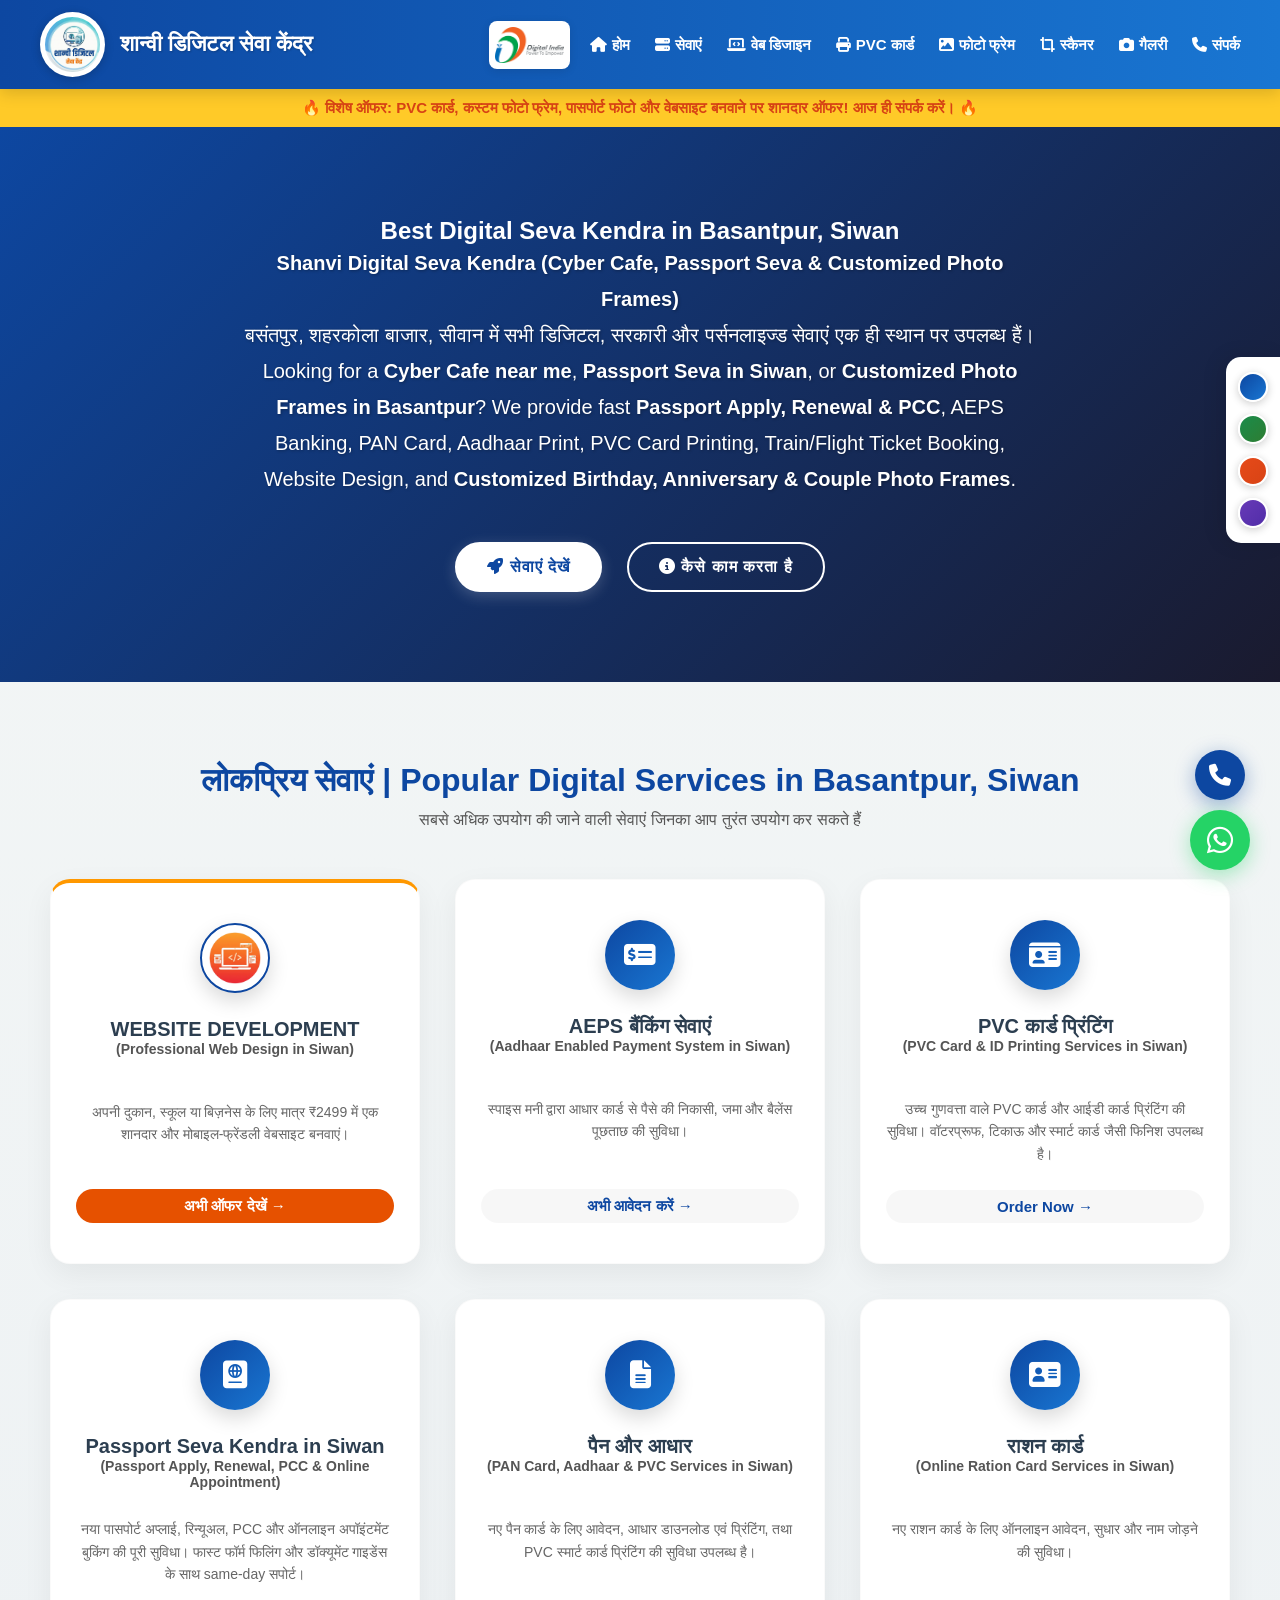
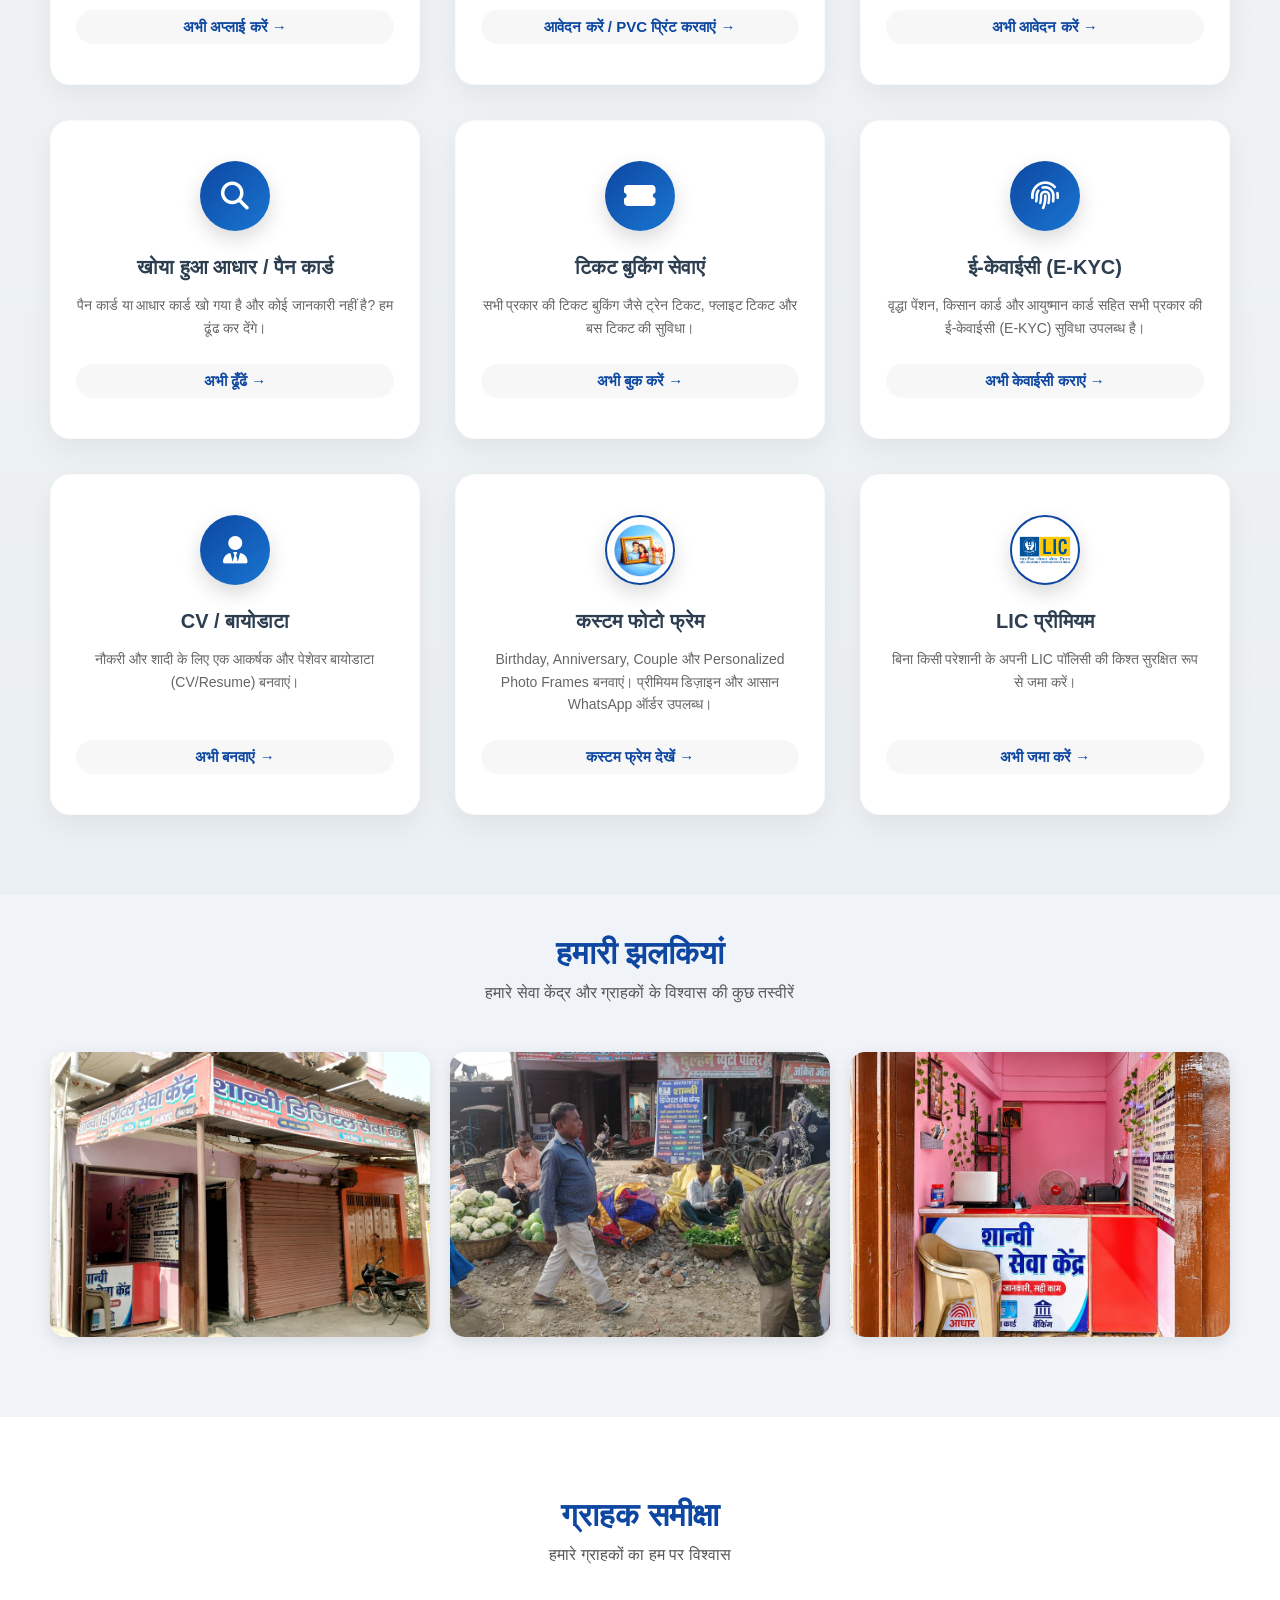
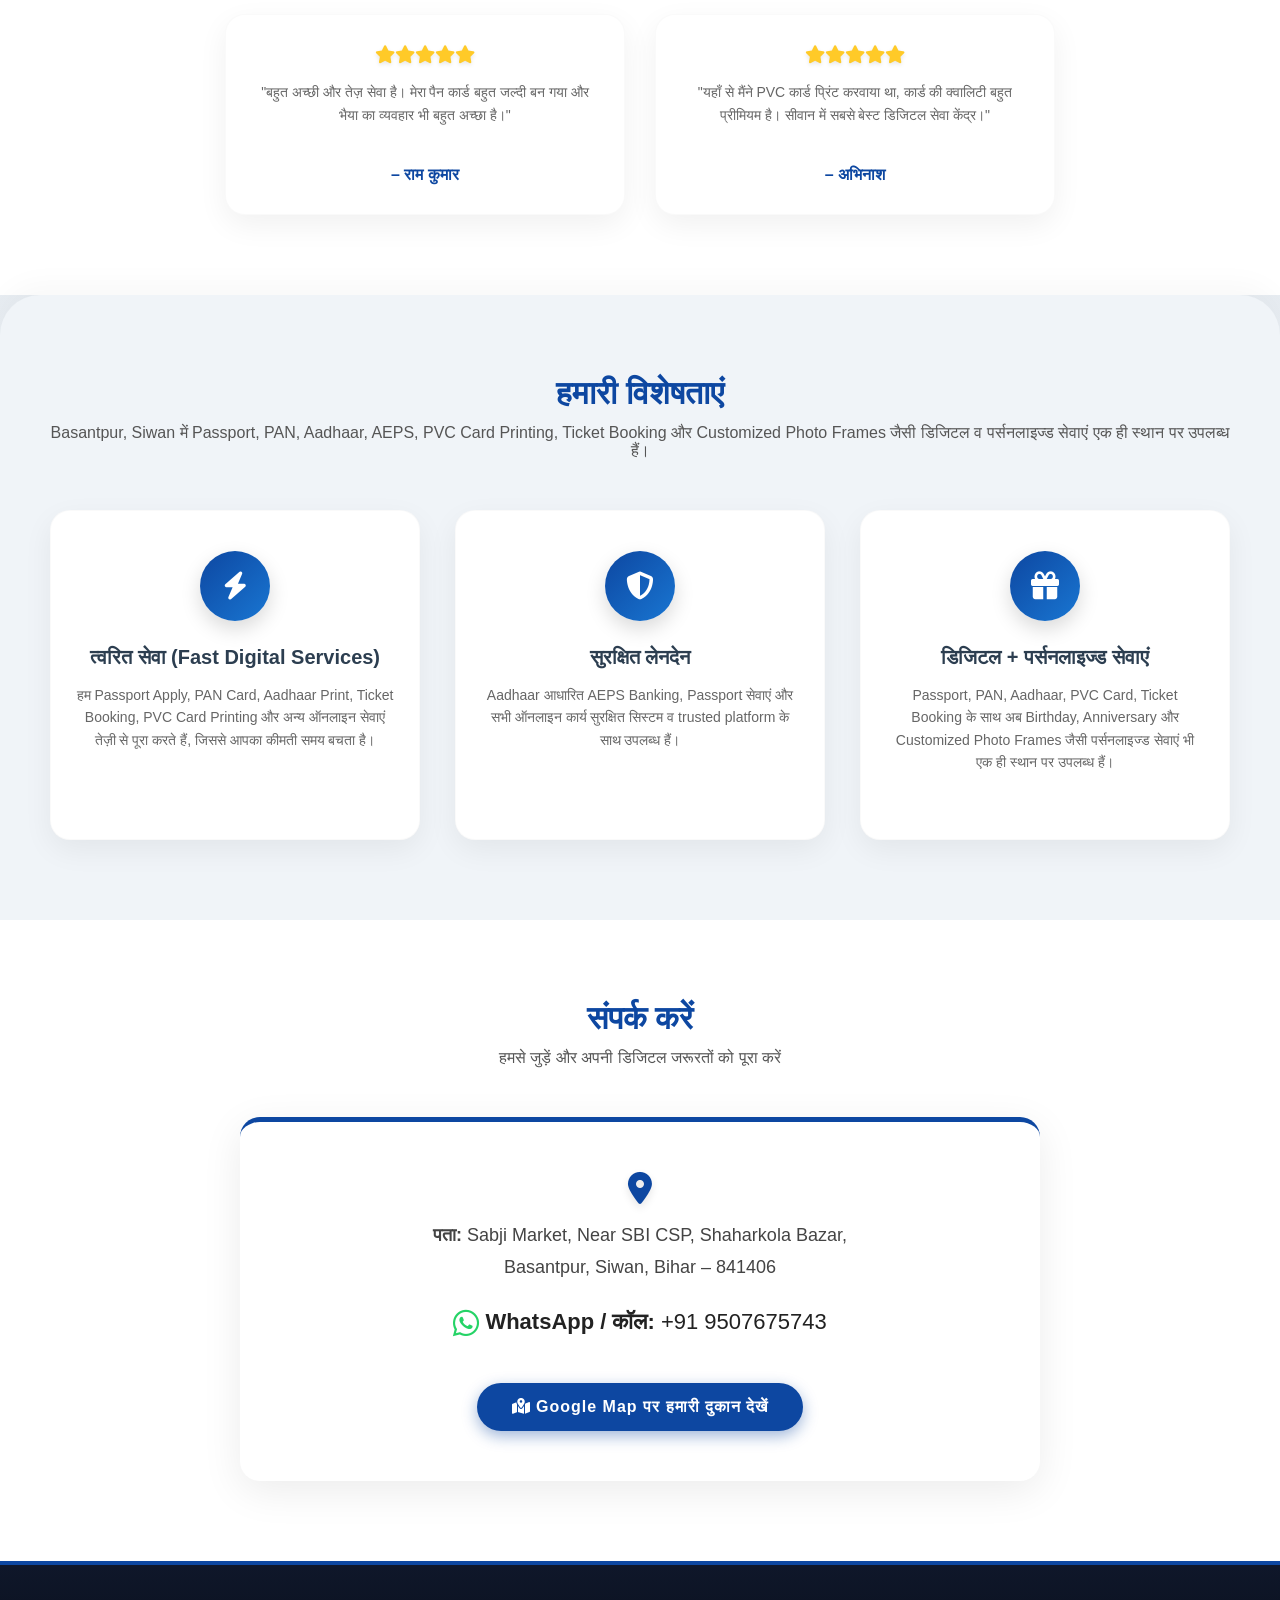
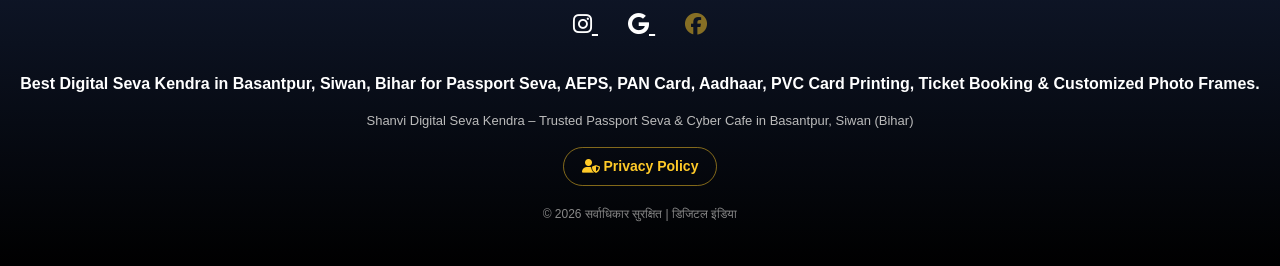
<file: index.html>
<!DOCTYPE html>
<html lang="hi-IN">
<head>
    <meta charset="UTF-8">
    <meta name="viewport" content="width=device-width, initial-scale=1.0">
    
    <meta name="robots" content="index, follow">
    
    <meta name="theme-color" content="#0d47a1">

<title>Passport Seva Kendra, Cyber Cafe & Customized Photo Frames in Basantpur Siwan | Shanvi Digital</title>

<meta name="description" content="Shanvi Digital Seva Kendra in Basantpur, Siwan offers Passport Apply, Renewal & PCC, PAN Card, Aadhaar Print, PVC Card Printing, AEPS Banking, Ticket Booking, Website Design & Customized Photo Frames for birthdays, anniversaries and gifts.">

<meta name="keywords" content="Passport Seva Kendra Siwan, Cyber Cafe Basantpur Siwan, Passport Apply Siwan Bihar, PAN Card Basantpur, Aadhaar Print Siwan, PVC Card Printing Siwan, Website Design Siwan, Customized Photo Frame Siwan, Birthday Photo Frame Siwan, Anniversary Gift Siwan">

<meta name="author" content="Shanvi Digital Seva Kendra">

<link rel="canonical" href="https://shanvidigital.in/">
    
    <meta name="geo.region" content="IN-BR">
    <meta name="geo.placename" content="Basantpur, Siwan">
    <meta name="geo.position" content="26.182935;84.613094">
<meta name="ICBM" content="26.182935;84.613094">
    
   <meta property="og:title" content="Passport Seva, Cyber Cafe & Customized Photo Frames in Basantpur Siwan | Shanvi Digital">

<meta property="og:description" content="Shanvi Digital Seva Kendra in Basantpur, Siwan offers Passport Apply, Renewal & PCC, PAN Card, Aadhaar Print, PVC Card Printing, AEPS Banking, Ticket Booking, Website Design & Customized Photo Frames.">

<meta property="og:image" content="https://shanvidigital.in/home-preview.jpg">
<meta property="og:image:width" content="1200">
<meta property="og:image:height" content="630">

<meta property="og:url" content="https://shanvidigital.in/">
<meta property="og:type" content="website">
<meta property="og:site_name" content="Shanvi Digital Seva Kendra">
<meta property="og:locale" content="hi_IN">

<meta name="twitter:card" content="summary_large_image">
<meta name="twitter:title" content="Passport Seva, Cyber Cafe & Customized Photo Frames in Basantpur Siwan">
<meta name="twitter:description" content="Passport, PAN, Aadhaar, PVC Cards, AEPS Banking, Ticket Booking, Website Design & Customized Photo Frames in Siwan.">
<meta name="twitter:image" content="https://shanvidigital.in/home-preview.jpg">

<link rel="icon" href="/logo.jpg">

<script type="application/ld+json">
    
{
  "@context": "https://schema.org",
  "@type": "LocalBusiness",
  "@id": "https://shanvidigital.in/#localbusiness",
  "name": "Shanvi Digital Seva Kendra",
  "image": "https://shanvidigital.in/logo.jpg",
  "url": "https://shanvidigital.in/",
  "telephone": "+919507675743",
  "priceRange": "₹",
  "address": {
    "@type": "PostalAddress",
    "streetAddress": "Sabji Market, Near SBI CSP, Shaharkola Bazar",
    "addressLocality": "Basantpur",
    "addressRegion": "Bihar",
    "postalCode": "841406",
    "addressCountry": "IN"
  },
  "geo": {
    "@type": "GeoCoordinates",
    "latitude": "26.182935",
    "longitude": "84.613094"
  },
  "openingHoursSpecification": [{
  "@type": "OpeningHoursSpecification",
  "dayOfWeek": [
    "Monday",
    "Tuesday",
    "Wednesday",
    "Thursday",
    "Friday",
    "Saturday",
    "Sunday"
  ],
  "opens": "09:00",
  "closes": "19:00"
}],
  "aggregateRating": {
    "@type": "AggregateRating",
    "ratingValue": "5.0",
    "reviewCount": "25"
  },
  "sameAs": [
    "https://g.page/r/Cdh1pqj8jFmHEBM/",
    "https://www.instagram.com/shanvi_digital1/"
  ],
  "description": "Top Cyber Cafe, Passport Seva Kendra & Customized Photo Frame services in Basantpur, Siwan (Bihar). Passport Apply, Renewal, PCC, PAN Card, Aadhaar Print, PVC Card Printing, AEPS Banking, Ticket Booking & Website Design."
}
</script>

    <link rel="preconnect" href="https://cdnjs.cloudflare.com">
    <link rel="stylesheet" href="https://cdnjs.cloudflare.com/ajax/libs/font-awesome/6.4.0/css/all.min.css">
    
    <style>
        /* Smooth Scroll for Silky Navigation */
        html {
            scroll-behavior: smooth;
        }

        /* Modern CSS Variables for Gradients and Soft Colors */
        :root {
            --primary-color: #0d47a1; 
            --secondary-color: #1976d2; 
            --bg-light: #f0f4f8; 
            --text-dark: #2c3e50;
        }

        * {
            margin: 0;
            padding: 0;
            box-sizing: border-box;
            font-family: 'Segoe UI', Tahoma, Geneva, Verdana, sans-serif;
        }

        body {
            background-color: var(--bg-light);
            background-image: linear-gradient(180deg, #f4f7f6 0%, #e2e8f0 100%);
            color: var(--text-dark);
            min-height: 100vh;
        }

        /* Preloader Styles (Premium Feel) */
        #preloader {
            position: fixed;
            top: 0;
            left: 0;
            width: 100%;
            height: 100%;
            background: #ffffff;
            z-index: 99999;
            display: flex;
            align-items: center;
            justify-content: center;
            transition: opacity 0.5s ease;
        }
        
        .spinner {
            width: 50px;
            height: 50px;
            border: 5px solid #e2e8f0;
            border-top: 5px solid var(--primary-color);
            border-radius: 50%;
            animation: spin 1s linear infinite;
        }

        @keyframes spin { 
            0% { transform: rotate(0deg); } 
            100% { transform: rotate(360deg); } 
        }

        /* Premium Header Design */
        header {
            background: linear-gradient(90deg, var(--primary-color), var(--secondary-color));
            color: white;
            padding: 12px 40px;
            display: flex;
            justify-content: space-between;
            align-items: center;
            position: sticky;
            top: 0;
            z-index: 1000;
            box-shadow: 0 4px 15px rgba(0,0,0,0.15);
            transition: background 0.4s ease;
            flex-wrap: wrap;
        }

        .header-left {
            display: flex;
            align-items: center;
            gap: 15px;
        }

        .site-logo {
            height: 65px;
            width: 65px;
            border-radius: 50%;
            object-fit: cover;
            background: white;
            padding: 3px;
            box-shadow: 0 2px 10px rgba(0,0,0,0.2);
            border: 2px solid rgba(255,255,255,0.8);
        }

        /* H1 SEO Upgrade */
        .logo-text h1 {
            font-size: 22px;
            margin-bottom: 2px;
            text-shadow: 1px 1px 2px rgba(0,0,0,0.2);
        }

        .logo-text p {
            font-size: 13px;
            opacity: 0.95;
            letter-spacing: 0.5px;
        }

        .di-logo {
            height: 48px;
            background: white;
            padding: 6px;
            border-radius: 8px;
            margin-right: 20px;
            box-shadow: 0 2px 8px rgba(0,0,0,0.1);
        }

        .header-right {
            display: flex;
            align-items: center;
        }

        nav ul {
            list-style: none;
            display: flex;
            gap: 25px;
        }

        nav ul li a {
            color: white;
            text-decoration: none;
            font-size: 15px;
            font-weight: 600;
            transition: color 0.3s;
            display: flex;
            align-items: center;
            gap: 5px;
        }

        nav ul li a:hover {
            color: #ffca28; 
        }

        /* Offer Banner Styles */
        .offer-banner {
            background-color: #ffca28;
            color: #d84315;
            text-align: center;
            padding: 10px;
            font-weight: bold;
            font-size: 15px;
            box-shadow: 0 2px 10px rgba(0,0,0,0.1);
            animation: pulseBanner 2s infinite;
        }

        @keyframes pulseBanner {
            0% { background-color: #ffca28; }
            50% { background-color: #ffe082; }
            100% { background-color: #ffca28; }
        }

        /* Hero Banner with Animation */
        .hero {
            background: linear-gradient(135deg, var(--primary-color) 0%, #1a1a2e 100%);
            color: white;
            text-align: center;
            padding: 90px 20px;
            position: relative;
            overflow: hidden;
        }

        .hero::before {
            content: '';
            position: absolute;
            top: 0;
            left: 0;
            right: 0;
            bottom: 0;
            background: url('https://www.transparenttextures.com/patterns/cubes.png');
            opacity: 0.1;
        }

        .hero-content {
            animation: fadeIn 1.5s ease;
            position: relative;
            z-index: 1;
        }

        @keyframes fadeIn {
            from {opacity: 0; transform: translateY(20px);}
            to {opacity: 1; transform: translateY(0);}
        }

        .hero p {
            font-size: 20px;
            max-width: 800px;
            margin: 0 auto 35px;
            line-height: 1.8;
            text-shadow: 1px 1px 3px rgba(0,0,0,0.3);
        }

        .btn {
            padding: 14px 30px;
            border: 2px solid white;
            border-radius: 30px;
            text-decoration: none;
            color: white;
            font-weight: bold;
            margin: 0 10px;
            transition: all 0.3s ease;
            display: inline-block;
            margin-top: 10px;
            position: relative;
            letter-spacing: 1px;
        }

        .btn-primary {
            background-color: white;
            color: var(--primary-color);
            border-color: white;
            box-shadow: 0 4px 15px rgba(255,255,255,0.2);
        }

        .btn-primary:hover {
            background-color: transparent;
            color: white;
            transform: translateY(-3px);
            box-shadow: 0 6px 20px rgba(0,0,0,0.3);
        }

        /* Section Settings */
        section {
            padding: 80px 50px;
            text-align: center;
        }

        .section-title {
            color: var(--primary-color);
            font-size: 32px;
            margin-bottom: 12px;
            font-weight: 800;
        }

        .section-subtitle {
            color: #555;
            margin-bottom: 50px;
            font-size: 16px;
        }

        /* Modern 3D Cards Grid */
        .grid-container {
            display: grid;
            grid-template-columns: repeat(auto-fit, minmax(280px, 1fr));
            gap: 35px;
            margin-top: 20px;
        }

       .card {
    background: white;
    padding: 40px 25px;
    border-radius: 20px;
    box-shadow: 0 10px 30px rgba(0,0,0,0.06);
    transition: all 0.4s ease;
    text-align: center;
    border: 1px solid rgba(0,0,0,0.02);
    position: relative;
    overflow: hidden;

    display: flex;
    flex-direction: column;
}

.card a {
    margin-top: auto;
}

        .card::before {
            content: '';
            position: absolute;
            top: 0;
            left: 0;
            right: 0;
            height: 4px;
            background: linear-gradient(90deg, var(--primary-color), var(--secondary-color));
            opacity: 0;
            transition: opacity 0.4s ease;
        }

        .card:hover {
            transform: translateY(-10px);
            box-shadow: 0 15px 40px rgba(0,0,0,0.12); 
        }

        .card:hover::before {
            opacity: 1;
        }

        .card-icon {
            background: linear-gradient(135deg, var(--primary-color), var(--secondary-color));
            color: white;
            width: 70px;
            height: 70px;
            border-radius: 50%;
            display: flex;
            align-items: center;
            justify-content: center;
            font-size: 28px;
            margin: 0 auto 25px;
            box-shadow: 0 8px 20px rgba(0,0,0,0.15); 
            transition: transform 0.4s ease;
        }

        .card:hover .card-icon {
            transform: scale(1.1) rotate(5deg);
        }

        .card h3 {
            margin-bottom: 15px;
            color: #2c3e50;
            font-size: 20px;
            font-weight: 700;
        }

        .card p {
            font-size: 14px;
            color: #666;
            margin-bottom: 25px;
            line-height: 1.6;
        }

        .card a {
            display: inline-block;
            color: var(--primary-color);
            text-decoration: none;
            font-size: 15px;
            font-weight: bold;
            padding: 8px 20px;
            border-radius: 20px;
            background-color: rgba(0,0,0,0.03);
            transition: all 0.3s ease;
        }

        .card a:hover {
            background-color: var(--primary-color);
            color: white;
        }

        .card-subtitle {
    display: block;
    font-size: 14px;
    color: #555;
    min-height: 45px;
}

        /* Gallery Hover Effect */
        .gallery-img {
            width: 100%;
            border-radius: 15px;
            box-shadow: 0 5px 15px rgba(0,0,0,0.1);
            aspect-ratio: 4/3;
            object-fit: cover;
            transition: all 0.4s ease; 
            cursor: pointer;
        }

        .gallery-img:hover {
            transform: scale(1.05) translateY(-5px); 
            box-shadow: 0 15px 30px rgba(0,0,0,0.2); 
        }

        /* Customer Reviews Stars */
        .stars {
            font-size: 18px;
            color: #ffca28;
            margin-bottom: 15px;
            text-shadow: 0 2px 4px rgba(0,0,0,0.1);
        }

        /* Theme Switcher Button */
        .theme-switcher {
            position: fixed;
            right: 0;
            top: 50%;
            transform: translateY(-50%);
            background: white;
            padding: 15px 12px;
            border-radius: 15px 0 0 15px;
            box-shadow: -5px 0 20px rgba(0,0,0,0.1);
            display: flex;
            flex-direction: column;
            gap: 12px;
            z-index: 1000;
        }

        .color-btn {
            width: 30px;
            height: 30px;
            border-radius: 50%;
            border: 2px solid white;
            box-shadow: 0 2px 8px rgba(0,0,0,0.2);
            cursor: pointer;
            transition: transform 0.2s;
        }

        .color-btn:hover {
            transform: scale(1.2);
        }

        /* Sticky Floating Buttons (WhatsApp + Call) */
        .whatsapp-float {
            position: fixed;
            width: 60px;
            height: 60px;
            bottom: 30px;
            right: 30px;
            background-color: #25d366;
            color: #FFF;
            border-radius: 50px;
            text-align: center;
            font-size: 30px;
            box-shadow: 0px 5px 20px rgba(37, 211, 102, 0.4);
            z-index: 1000;
            display: flex;
            align-items: center;
            justify-content: center;
            text-decoration: none;
            transition: all 0.3s ease;
            animation: bounce 2s infinite;
        }

        .whatsapp-float:hover {
            background-color: #128C7E;
            color: white;
            transform: scale(1.1);
        }

        .call-float {
            position: fixed;
            width: 50px;
            height: 50px;
            bottom: 100px; 
            right: 35px; 
            background-color: var(--primary-color);
            color: #FFF;
            border-radius: 50px;
            text-align: center;
            font-size: 22px;
            box-shadow: 0px 5px 20px rgba(13, 71, 161, 0.4);
            z-index: 1000;
            display: flex;
            align-items: center;
            justify-content: center;
            text-decoration: none;
            transition: all 0.3s ease;
        }

        .call-float:hover {
            background-color: var(--secondary-color);
            color: white;
            transform: scale(1.1);
        }

        @keyframes bounce {
            0%, 20%, 50%, 80%, 100% {transform: translateY(0);}
            40% {transform: translateY(-10px);}
            60% {transform: translateY(-5px);}
        }

        /* Contact Section Map Box */
        .contact-box {
            background: white; 
            padding: 50px 30px; 
            border-radius: 20px; 
            max-width: 800px; 
            margin: 0 auto; 
            box-shadow: 0 10px 40px rgba(0,0,0,0.08); 
            text-align: center;
            border-top: 5px solid var(--primary-color);
        }

        /* Footer */
        footer {
            background: linear-gradient(180deg, #1a1a2e 0%, #111 100%);
            color: white;
            padding: 30px 20px;
            text-align: center;
            font-size: 15px;
            line-height: 1.8;
            border-top: 4px solid var(--primary-color);
        }

        footer span {
            color: #ffca28;
            font-weight: bold;
            font-size: 16px;
        }

        /* Responsive Design */
        @media screen and (max-width: 768px) {
            header {
    position: relative; /* 👈 बस यह एक लाइन यहाँ जोड़ दें */
    flex-direction: column;
    padding: 15px 20px;
    gap: 15px;
}

            .header-left {
                flex-direction: column;
                text-align: center;
                gap: 10px;
            }
            .di-logo {
                margin: 0 auto 10px;
            }
            .header-right {
                flex-direction: column;
                width: 100%;
            }
            nav ul {
                flex-wrap: wrap;
                justify-content: center;
                gap: 15px;
            }
            section {
                padding: 50px 20px;
            }
            .hero {
                padding: 60px 20px;
            }
             .theme-switcher {
        position: fixed;
        left: 15px;      /* simple clean spacing */
        bottom: 150px;   /* hero text se clash nahi karega */
        top: auto;
        right: auto;
        transform: none;
        flex-direction: column;
        border-radius: 20px;
        padding: 12px;
            }
            .whatsapp-float {
                width: 50px;
                height: 50px;
                bottom: 20px;
                right: 20px;
                font-size: 25px;
            }
            .call-float {
                width: 45px;
                height: 45px;
                bottom: 80px;
                right: 22px;
                font-size: 18px;
            }
        }

     /* Social Icons Style */
        .social-icons {
            margin-top: 20px;
            display: flex;
            justify-content: center;
            gap: 25px;
            align-items: center;
        }

        .social-icon {
            color: white;
            font-size: 26px;
            transition: all 0.3s ease;
            text-decoration: none;
        }

        /* Instagram & Google Hover Effects */
        .fa-instagram:hover { color: #E1306C; transform: scale(1.2); }
        .fa-google:hover { color: #ffca28; transform: scale(1.2); }

        /* Facebook Non-Clickable Style */
        .fb-disabled {
            color: #555; /* Thoda dhundhla dikhega kyunki page nahi hai */
            cursor: default; /* Arrow hi rahega, hand symbol nahi banega */
            opacity: 0.6;
        }

       .soft-btn {
    background-color: rgba(0,0,0,0.05);
    color: var(--primary-color);
    padding: 10px 25px;
    border-radius: 25px;
    display: inline-block;
    font-weight: 600;
    transition: all 0.3s ease;
}

.soft-btn:hover {
    background-color: var(--primary-color);
    color: white;
}

    </style>
</head>
<body>

    <div id="preloader">
        <div class="spinner"></div>
    </div>

    <header id="main-header">
        <div class="header-left">
            <img src="logo.jpg" alt="Shanvi Digital Seva Kendra Logo" loading="lazy" class="site-logo" onerror="this.src='https://via.placeholder.com/65?text=Logo'">
            <div class="logo-text">
                <h1>शान्वी डिजिटल सेवा केंद्र</h1>
            </div>
        </div>
        <div class="header-right">
    <img src="627bae578d659819b1108507.png" alt="Digital India Logo" loading="lazy" class="di-logo" onerror="this.src='https://via.placeholder.com/150x50?text=Digital+India'">
    <nav>
        <ul>
            <li><a href="/"><i class="fas fa-home"></i> होम</a></li>
<li><a href="/#services"><i class="fas fa-server"></i> सेवाएं</a></li>
<li><a href="/website-development-siwan"><i class="fas fa-laptop-code"></i> वेब डिजाइन</a></li>
<li><a href="pvc-card-printing-siwan"><i class="fas fa-print"></i> PVC कार्ड</a></li>
<li><a href="/photo-frames-siwan"><i class="fas fa-image"></i> फोटो फ्रेम</a></li>
<li><a href="scanner"><i class="fas fa-crop-alt"></i> स्कैनर</a></li>
<li><a href="/#gallery"><i class="fas fa-camera"></i> गैलरी</a></li>
<li><a href="/#contact"><i class="fas fa-phone"></i> संपर्क</a></li>
        </ul>
    </nav>
</div>
    </header>

    <div class="offer-banner">
        🔥 विशेष ऑफर: PVC कार्ड, कस्टम फोटो फ्रेम, पासपोर्ट फोटो और वेबसाइट बनवाने पर शानदार ऑफर! आज ही संपर्क करें। 🔥
    </div>

    <div class="theme-switcher">
        <button class="color-btn" style="background: linear-gradient(135deg, #0d47a1, #1976d2);" onclick="changeTheme('#0d47a1', '#1976d2')"></button> 
        <button class="color-btn" style="background: linear-gradient(135deg, #1a8c4b, #2e7d32);" onclick="changeTheme('#1a8c4b', '#2e7d32')"></button> 
        <button class="color-btn" style="background: linear-gradient(135deg, #e64a19, #d84315);" onclick="changeTheme('#e64a19', '#d84315')"></button> 
        <button class="color-btn" style="background: linear-gradient(135deg, #673ab7, #512da8);" onclick="changeTheme('#673ab7', '#512da8')"></button> 
    </div>

    <div class="hero">
    <div class="hero-content">

        <h2 class="hero-heading">
            Best Digital Seva Kendra in Basantpur, Siwan
        </h2>

     <p>
    <strong>Shanvi Digital Seva Kendra (Cyber Cafe, Passport Seva & Customized Photo Frames)</strong><br>
    बसंतपुर, शहरकोला बाजार, सीवान में सभी डिजिटल, सरकारी और पर्सनलाइज्ड सेवाएं एक ही स्थान पर उपलब्ध हैं।<br>
    Looking for a <strong>Cyber Cafe near me</strong>, <strong>Passport Seva in Siwan</strong>, or <strong>Customized Photo Frames in Basantpur</strong>?  
    We provide fast <strong>Passport Apply, Renewal & PCC</strong>, AEPS Banking, PAN Card, Aadhaar Print, PVC Card Printing, Train/Flight Ticket Booking, Website Design, and <strong>Customized Birthday, Anniversary & Couple Photo Frames</strong>.<br>
</p>
            <a href="#services" class="btn btn-primary"><i class="fas fa-rocket"></i> सेवाएं देखें</a>
            <a href="#features" class="btn"><i class="fas fa-info-circle"></i> कैसे काम करता है</a>
        </div>
    </div>

    <section id="services">
        <h2 class="section-title">लोकप्रिय सेवाएं | Popular Digital Services in Basantpur, Siwan</h2>
        <p class="section-subtitle">सबसे अधिक उपयोग की जाने वाली सेवाएं जिनका आप तुरंत उपयोग कर सकते हैं</p>
        
        <div class="grid-container">

            <div class="card" style="border-top: 4px solid #ff9800;">
                <div class="card-icon" style="background: white; border: 2px solid var(--primary-color);">
                    <img src="web-development-siwan-icon.png" alt="Website Development Siwan" loading="lazy" style="width: 80%; height: 80%; object-fit: contain;">
                </div>
                <h3>
                    WEBSITE DEVELOPMENT<br>
                    <span class="card-subtitle">
                        (Professional Web Design in Siwan)
                    </span>
                </h3>
                <p>अपनी दुकान, स्कूल या बिज़नेस के लिए मात्र ₹2499 में एक शानदार और मोबाइल-फ्रेंडली वेबसाइट बनवाएं।</p>
                
                <a href="/website-development-siwan/" 
class="soft-btn" 
style="background-color:#e65100 !important; color:white;">
अभी ऑफर देखें →
</a>
            </div>

            <div class="card">
                <div class="card-icon"><i class="fas fa-money-check-alt"></i></div>
                <h3>
AEPS बैंकिंग सेवाएं<br>
<span class="card-subtitle">
(Aadhaar Enabled Payment System in Siwan)
</span>
</h3>
                <p>स्पाइस मनी द्वारा आधार कार्ड से पैसे की निकासी, जमा और बैलेंस पूछताछ की सुविधा।</p>
                <a href="javascript:void(0);" onclick="sendWhatsApp('नमस्ते शान्वी डिजिटल, मुझे AEPS बैंकिंग सेवा की आवश्यकता है।')">अभी आवेदन करें →</a>
            </div>
            
            <div class="card">
    <div class="card-icon"><i class="fas fa-id-card"></i></div>
    <h3>
    PVC कार्ड प्रिंटिंग<br>
    <span class="card-subtitle">
        (PVC Card & ID Printing Services in Siwan)
    </span>
</h3>
   <p>
उच्च गुणवत्ता वाले PVC कार्ड और आईडी कार्ड प्रिंटिंग की सुविधा। 
वॉटरप्रूफ, टिकाऊ और स्मार्ट कार्ड जैसी फिनिश उपलब्ध है।
</p>
    
    <a href="pvc-card-printing-siwan" class="soft-btn">
    Order Now →
</a>
</div>

            
<div class="card">
    <div class="card-icon">
        <i class="fas fa-passport"></i>
    </div>

    <h3>
    Passport Seva Kendra in Siwan<br>
    <span class="card-subtitle">
        (Passport Apply, Renewal, PCC & Online Appointment)
    </span>
</h3>

    <p>
        नया पासपोर्ट अप्लाई, रिन्यूअल, PCC और ऑनलाइन अपॉइंटमेंट 
        बुकिंग की पूरी सुविधा। फास्ट फॉर्म फिलिंग और डॉक्यूमेंट 
        गाइडेंस के साथ same-day सपोर्ट।
    </p>

    <a href="javascript:void(0);" 
       onclick="sendWhatsApp('नमस्ते शान्वी डिजिटल, मुझे Passport Apply / Renewal / PCC की जानकारी चाहिए।')" 
       class="soft-btn">
        अभी अप्लाई करें →
    </a>
</div>
            
           <div class="card">
    <div class="card-icon"><i class="fas fa-file-alt"></i></div>
    <h3>
पैन और आधार<br>
<span class="card-subtitle">
(PAN Card, Aadhaar & PVC Services in Siwan)
</span>
</h3>
    
    <p>
        नए पैन कार्ड के लिए आवेदन, आधार डाउनलोड एवं प्रिंटिंग, 
        तथा PVC स्मार्ट कार्ड प्रिंटिंग की सुविधा उपलब्ध है।
    </p>

   <a href="pvc-card-printing-siwan" class="soft-btn">
    आवेदन करें / PVC प्रिंट करवाएं →
</a>
</div>

            <div class="card">
                <div class="card-icon"><i class="fas fa-address-card"></i></div>
                <h3>
    राशन कार्ड<br>
    <span class="card-subtitle">
        (Online Ration Card Services in Siwan)
    </span>
</h3>
                <p>नए राशन कार्ड के लिए ऑनलाइन आवेदन, सुधार और नाम जोड़ने की सुविधा।</p>
                <a href="javascript:void(0);" onclick="sendWhatsApp('नमस्ते, मुझे राशन कार्ड के लिए आवेदन/सुधार करना है।')">अभी आवेदन करें →</a>
            </div>

            <div class="card">
                <div class="card-icon"><i class="fas fa-search"></i></div>
                <h3>खोया हुआ आधार / पैन कार्ड</h3>
                <p>पैन कार्ड या आधार कार्ड खो गया है और कोई जानकारी नहीं है? हम ढूंढ कर देंगे।</p>
                <a href="javascript:void(0);" onclick="sendWhatsApp('नमस्ते, मेरा आधार/पैन कार्ड खो गया है, कृपया ढूँढने में मदद करें।')">अभी ढूँढें →</a>
            </div>

            <div class="card">
                <div class="card-icon"><i class="fas fa-ticket-alt"></i></div>
                <h3>टिकट बुकिंग सेवाएं</h3>
                <p>सभी प्रकार की टिकट बुकिंग जैसे ट्रेन टिकट, फ्लाइट टिकट और बस टिकट की सुविधा।</p>
                <a href="javascript:void(0);" onclick="sendWhatsApp('नमस्ते, मुझे ट्रेन/फ्लाइट/बस टिकट बुक करनी है।')">अभी बुक करें →</a>
            </div>

            <div class="card">
                <div class="card-icon"><i class="fas fa-fingerprint"></i></div>
                <h3>ई-केवाईसी (E-KYC)</h3>
                <p>वृद्धा पेंशन, किसान कार्ड और आयुष्मान कार्ड सहित सभी प्रकार की ई-केवाईसी (E-KYC) सुविधा उपलब्ध है।</p>
                <a href="javascript:void(0);" onclick="sendWhatsApp('नमस्ते, मुझे ई-केवाईसी (E-KYC) करवानी है।')">अभी केवाईसी कराएं →</a>
            </div>

            <div class="card">
                <div class="card-icon"><i class="fas fa-user-tie"></i></div>
                <h3>CV / बायोडाटा</h3>
                <p>नौकरी और शादी के लिए एक आकर्षक और पेशेवर बायोडाटा (CV/Resume) बनवाएं।</p>
                <a href="javascript:void(0);" onclick="sendWhatsApp('नमस्ते, मुझे अपना CV/बायोडाटा बनवाना है।')">अभी बनवाएं →</a>
            </div>

            <div class="card">
    <div class="card-icon" style="background: white; border: 2px solid var(--primary-color);">
    <img src="photo-frame-icon.png" alt="Customized Photo Frames" loading="lazy" style="width: 80%; height: 80%; object-fit: contain;">
</div>
    <h3>कस्टम फोटो फ्रेम</h3>
    <p>Birthday, Anniversary, Couple और Personalized Photo Frames बनवाएं। प्रीमियम डिज़ाइन और आसान WhatsApp ऑर्डर उपलब्ध।</p>
    <a href="/photo-frames-siwan">कस्टम फ्रेम देखें →</a>
</div>

            <div class="card">
                <div class="card-icon" style="background: white; border: 2px solid var(--primary-color);">
                    <img src="lic_logo.png" alt="LIC Premium" loading="lazy" style="width: 80%; height: 80%; object-fit: contain;">
                </div>
                <h3>LIC प्रीमियम</h3>
                <p>बिना किसी परेशानी के अपनी LIC पॉलिसी की किश्त सुरक्षित रूप से जमा करें।</p>
                <a href="javascript:void(0);" onclick="sendWhatsApp('नमस्ते, मुझे अपना LIC प्रीमियम जमा करना है।')">अभी जमा करें →</a>
            </div>
        </div>
    </section>

    <section id="gallery" style="background-color: var(--bg-light); padding-top: 40px;">
        <h2 class="section-title">हमारी झलकियां</h2>
        <p class="section-subtitle">हमारे सेवा केंद्र और ग्राहकों के विश्वास की कुछ तस्वीरें</p>
        
        <div class="grid-container" style="gap: 20px;">
            <img src="shop.jpg" alt="Shanvi Digital Seva Kendra shop in Basantpur Siwan Bihar" loading="lazy" class="gallery-img" onerror="this.src='https://via.placeholder.com/400x300?text=Shop+Photo'">

<img src="customer.jpg" alt="Happy customer at cyber cafe in Basantpur Siwan" loading="lazy" class="gallery-img" onerror="this.src='https://via.placeholder.com/400x300?text=Happy+Customer'">

<img src="work.jpg" alt="PVC card printing and PAN card services in Siwan Bihar" loading="lazy" class="gallery-img" onerror="this.src='https://via.placeholder.com/400x300?text=Our+Work'">
 </div>
    </section>

    <section id="reviews" style="background-color: white;">
        <h2 class="section-title">ग्राहक समीक्षा</h2>
        <p class="section-subtitle">हमारे ग्राहकों का हम पर विश्वास</p>
        
        <div class="grid-container" style="display: flex; flex-wrap: wrap; justify-content: center; gap: 30px;">
            <div class="card" style="max-width: 400px; padding: 30px;">
                <div class="stars"><i class="fas fa-star"></i><i class="fas fa-star"></i><i class="fas fa-star"></i><i class="fas fa-star"></i><i class="fas fa-star"></i></div>
                <p>"बहुत अच्छी और तेज़ सेवा है। मेरा पैन कार्ड बहुत जल्दी बन गया और भैया का व्यवहार भी बहुत अच्छा है।"</p>
                <h4 style="color: var(--primary-color); margin-top: 15px;">– राम कुमार</h4>
            </div>
            
            <div class="card" style="max-width: 400px; padding: 30px;">
                <div class="stars"><i class="fas fa-star"></i><i class="fas fa-star"></i><i class="fas fa-star"></i><i class="fas fa-star"></i><i class="fas fa-star"></i></div>
                <p>"यहाँ से मैंने PVC कार्ड प्रिंट करवाया था, कार्ड की क्वालिटी बहुत प्रीमियम है। सीवान में सबसे बेस्ट डिजिटल सेवा केंद्र।"</p>
                <h4 style="color: var(--primary-color); margin-top: 15px;">– अभिनाश</h4>
            </div>
        </div>
        </section>

<section id="features" style="background-color: var(--bg-light); border-radius: 40px 40px 0 0; box-shadow: 0 -10px 30px rgba(0,0,0,0.03);">
    <h2 class="section-title">हमारी विशेषताएं</h2>

    <p class="section-subtitle">
        Basantpur, Siwan में Passport, PAN, Aadhaar, AEPS, PVC Card Printing, Ticket Booking और Customized Photo Frames जैसी डिजिटल व पर्सनलाइज्ड सेवाएं एक ही स्थान पर उपलब्ध हैं।
    </p>

    <div class="grid-container">
        <div class="card">
            <div class="card-icon"><i class="fas fa-bolt"></i></div>
            <h3>त्वरित सेवा (Fast Digital Services)</h3>
            <p>
                हम Passport Apply, PAN Card, Aadhaar Print, Ticket Booking, PVC Card Printing और अन्य ऑनलाइन सेवाएं तेज़ी से पूरा करते हैं, जिससे आपका कीमती समय बचता है।
            </p>
        </div>

        <div class="card">
            <div class="card-icon"><i class="fas fa-shield-alt"></i></div>
            <h3>सुरक्षित लेनदेन</h3>
            <p>
                Aadhaar आधारित AEPS Banking, Passport सेवाएं और सभी ऑनलाइन कार्य सुरक्षित सिस्टम व trusted platform के साथ उपलब्ध हैं।
            </p>
        </div>

        <div class="card">
            <div class="card-icon"><i class="fas fa-gift"></i></div>
            <h3>डिजिटल + पर्सनलाइज्ड सेवाएं</h3>
            <p>
                Passport, PAN, Aadhaar, PVC Card, Ticket Booking के साथ अब Birthday, Anniversary और Customized Photo Frames जैसी पर्सनलाइज्ड सेवाएं भी एक ही स्थान पर उपलब्ध हैं।
            </p>
        </div>
    </div>
</section>

    <section id="contact" style="background-color: white;">
        <h2 class="section-title">संपर्क करें</h2>
        <p class="section-subtitle">हमसे जुड़ें और अपनी डिजिटल जरूरतों को पूरा करें</p>
        
        <div class="contact-box">
            <p style="font-size: 18px; margin-bottom: 25px; line-height: 1.8; color: #444;">
                <i class="fas fa-map-marker-alt" style="color: var(--primary-color); font-size: 32px; display: block; margin-bottom: 15px; text-shadow: 0 4px 8px rgba(0,0,0,0.1);"></i>
                <strong>पता:</strong> Sabji Market, Near SBI CSP, Shaharkola Bazar,<br>Basantpur, Siwan, Bihar – 841406
            </p>
            <p style="font-size: 22px; margin-bottom: 35px; color: #222;">
                <i class="fab fa-whatsapp" style="color: #25D366; font-size: 30px; vertical-align: middle;"></i> 
                <strong>WhatsApp / कॉल:</strong> +91 9507675743
            </p>
            <a href="https://maps.app.goo.gl/ecBffAjhbaHBD1o7A" target="_blank" class="btn btn-primary" style="font-size: 16px; padding: 15px 35px; background: var(--primary-color); color: white; border: none; box-shadow: 0 5px 15px rgba(13, 71, 161, 0.4);">
                <i class="fas fa-map-marked-alt"></i> Google Map पर हमारी दुकान देखें
            </a>
        </div>
    </section>

   <footer style="background: linear-gradient(180deg,#0f172a,#000); padding:40px 20px; text-align:center; color:#fff;">

    <!-- Social Icons -->
    <div style="margin-bottom:25px;">
        <a href="https://www.instagram.com/shanvi_digital1/" target="_blank" style="margin:0 15px; font-size:22px; color:white;">
            <i class="fab fa-instagram"></i>
        </a>

        <a href="https://g.page/r/Cdh1pqj8jFmHEBM/" target="_blank" style="margin:0 15px; font-size:22px; color:white;">
            <i class="fab fa-google"></i>
        </a>

        <span style="margin:0 15px; font-size:22px; opacity:0.5;">
            <i class="fab fa-facebook"></i>
        </span>
    </div>

    <!-- Strong Branding Line -->
    <p style="font-size:16px; font-weight:600; margin-bottom:10px;">
        Best Digital Seva Kendra in Basantpur, Siwan, Bihar for Passport Seva, AEPS, PAN Card, Aadhaar, PVC Card Printing, Ticket Booking & Customized Photo Frames.
    </p>

    <!-- Light Local Signal -->
    <p style="font-size:13px; color:#bbb; margin-bottom:15px;">
        Shanvi Digital Seva Kendra – Trusted Passport Seva & Cyber Cafe in Basantpur, Siwan (Bihar)
    </p>

    <!-- Privacy Policy Button / Link (यहाँ नया जोड़ा गया है) -->
    <div style="margin-bottom: 18px;">
        <a href="/privacy-policy" style="color: #ffca28; text-decoration: none; font-size: 14px; font-weight: 600; border: 1px solid rgba(255, 202, 40, 0.5); padding: 6px 18px; border-radius: 20px; display: inline-block; transition: 0.3s;">
            <i class="fas fa-user-shield"></i> Privacy Policy
        </a>
    </div>

    <!-- Copyright -->
    <p style="font-size:12px; color:#888;">
        © 2026 सर्वाधिकार सुरक्षित | डिजिटल इंडिया
    </p>

</footer>

    <a href="tel:+919507675743" class="call-float"><i class="fas fa-phone"></i></a>
    <a href="javascript:void(0);" onclick="sendWhatsApp('नमस्ते शान्वी डिजिटल सेवा केंद्र, मुझे एक जानकारी चाहिए थी।')" class="whatsapp-float"><i class="fab fa-whatsapp"></i></a>

    <script>
        // Premium Preloader Logic with Fallback
        window.addEventListener('load', function() {
            const preloader = document.getElementById('preloader');
            if (preloader) {
                preloader.style.opacity = '0';
                setTimeout(() => { preloader.style.display = 'none'; }, 500); 
            }
        });
        
        setTimeout(() => {
            const preloader = document.getElementById('preloader');
            if (preloader && preloader.style.display !== 'none') {
                preloader.style.opacity = '0';
                setTimeout(() => preloader.style.display = 'none', 500);
            }
        }, 3000);

        // Theme Changer
        function changeTheme(primary, secondary) {
            document.documentElement.style.setProperty('--primary-color', primary);
            document.documentElement.style.setProperty('--secondary-color', secondary);
        }

        // WhatsApp Logic
        const whatsappNumber = "919507675743";
        function sendWhatsApp(message) {
            const encodedMessage = encodeURIComponent(message);
            window.location.href = `https://wa.me/${whatsappNumber}?text=${encodedMessage}`;
        }
    </script>
</body>
</html>
</file>
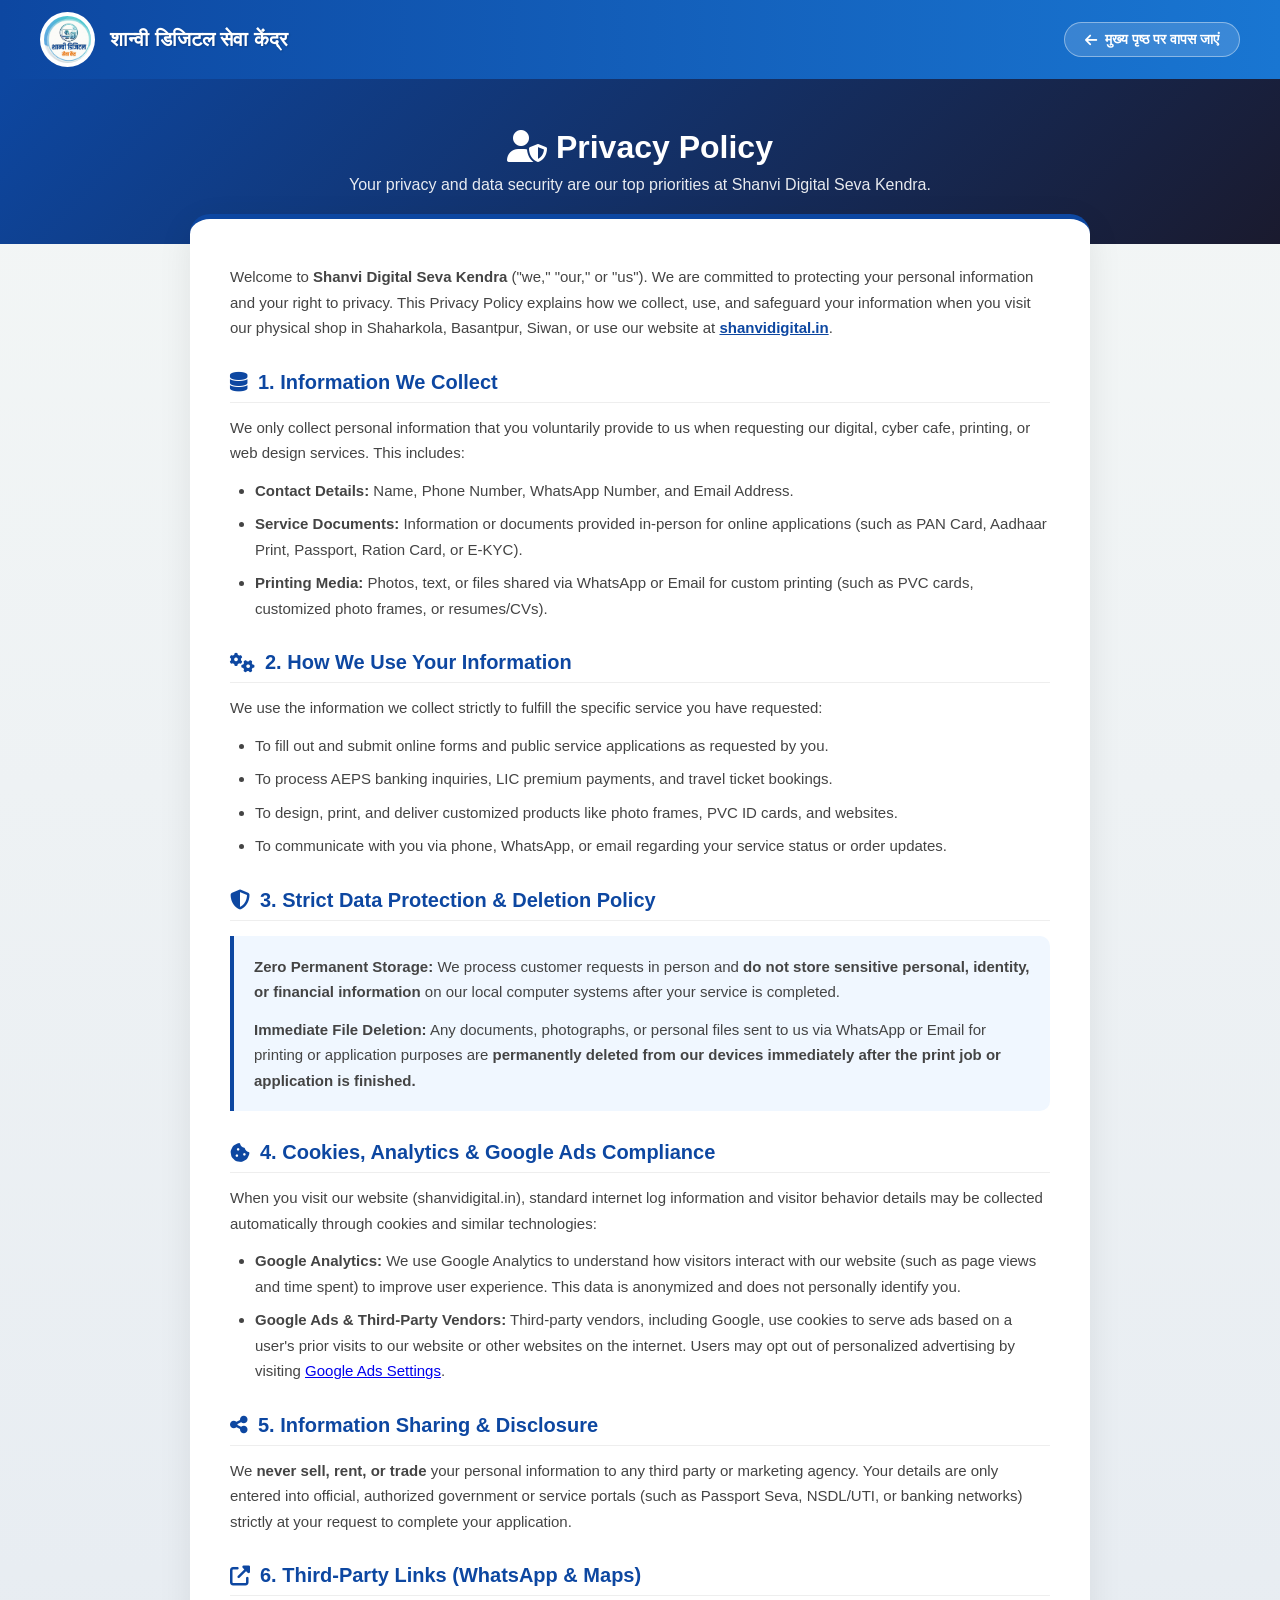
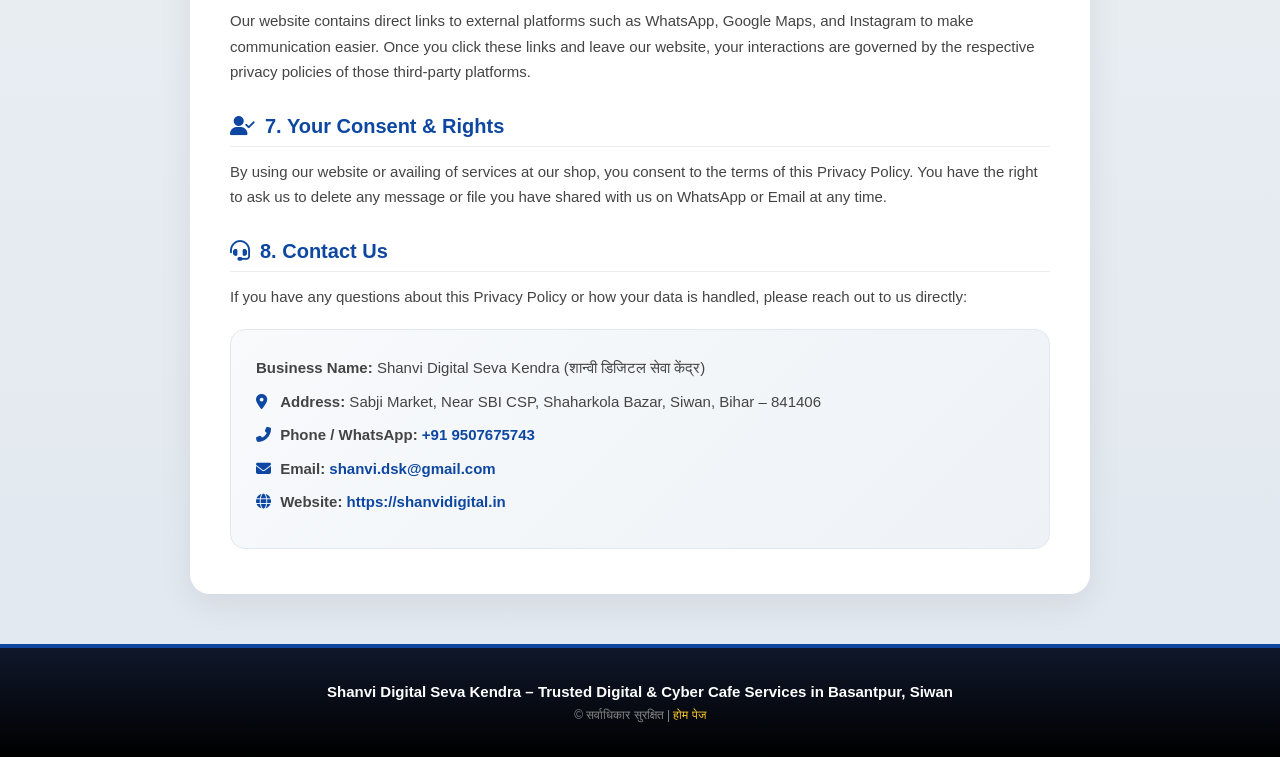
<file: privacy-policy/index.html>
<!DOCTYPE html>
<html lang="en">
<head>
    <meta charset="UTF-8">
    <meta name="viewport" content="width=device-width, initial-scale=1.0">
    <meta name="robots" content="index, follow">
    <meta name="theme-color" content="#0d47a1">
    <title>Privacy Policy | Shanvi Digital Seva Kendra</title>
    <link rel="icon" href="/logo.jpg">
    <link rel="stylesheet" href="https://cdnjs.cloudflare.com/ajax/libs/font-awesome/6.4.0/css/all.min.css">
    
    <style>
        :root {
            --primary-color: #0d47a1; 
            --secondary-color: #1976d2; 
            --bg-light: #f0f4f8; 
            --text-dark: #2c3e50;
        }

        * {
            margin: 0;
            padding: 0;
            box-sizing: border-box;
            font-family: 'Segoe UI', Tahoma, Geneva, Verdana, sans-serif;
        }

        body {
            background-color: var(--bg-light);
            background-image: linear-gradient(180deg, #f4f7f6 0%, #e2e8f0 100%);
            color: var(--text-dark);
            min-height: 100vh;
            display: flex;
            flex-direction: column;
        }

        /* Header Matching Main Site */
        header {
            background: linear-gradient(90deg, var(--primary-color), var(--secondary-color));
            color: white;
            padding: 12px 40px;
            display: flex;
            justify-content: space-between;
            align-items: center;
            box-shadow: 0 4px 15px rgba(0,0,0,0.15);
            flex-wrap: wrap;
        }

        .header-left {
            display: flex;
            align-items: center;
            gap: 15px;
            text-decoration: none;
            color: white;
        }

        .site-logo {
            height: 55px;
            width: 55px;
            border-radius: 50%;
            object-fit: cover;
            background: white;
            padding: 2px;
            border: 2px solid rgba(255,255,255,0.8);
        }

        .logo-text h1 {
            font-size: 20px;
            text-shadow: 1px 1px 2px rgba(0,0,0,0.2);
        }

        .back-btn {
            background: rgba(255, 255, 255, 0.15);
            color: white;
            text-decoration: none;
            padding: 8px 20px;
            border-radius: 25px;
            font-weight: 600;
            font-size: 14px;
            border: 1px solid rgba(255, 255, 255, 0.4);
            transition: all 0.3s ease;
            display: inline-flex;
            align-items: center;
            gap: 8px;
        }

        .back-btn:hover {
            background: #ffca28;
            color: #0d47a1;
            border-color: #ffca28;
        }

        /* Mini Hero Banner */
        .page-banner {
            background: linear-gradient(135deg, var(--primary-color) 0%, #1a1a2e 100%);
            color: white;
            text-align: center;
            padding: 50px 20px;
        }

        .page-banner h2 {
            font-size: 32px;
            margin-bottom: 10px;
        }

        .page-banner p {
            font-size: 16px;
            opacity: 0.9;
            max-width: 600px;
            margin: 0 auto;
        }

        /* Main Content Card */
        .policy-container {
            max-width: 900px;
            margin: -30px auto 50px;
            background: white;
            padding: 45px 40px;
            border-radius: 20px;
            box-shadow: 0 10px 35px rgba(0,0,0,0.08);
            border-top: 5px solid var(--primary-color);
            position: relative;
            z-index: 2;
        }

        .policy-section {
            margin-bottom: 30px;
        }

        .policy-section h3 {
            color: var(--primary-color);
            font-size: 20px;
            margin-bottom: 12px;
            display: flex;
            align-items: center;
            gap: 10px;
            border-bottom: 1px solid #eee;
            padding-bottom: 8px;
        }

        .policy-section p {
            font-size: 15px;
            line-height: 1.7;
            color: #444;
            margin-bottom: 12px;
        }

        .policy-section ul {
            margin-left: 25px;
            margin-bottom: 15px;
        }

        .policy-section ul li {
            font-size: 15px;
            line-height: 1.7;
            color: #444;
            margin-bottom: 8px;
        }

        .highlight-box {
            background-color: #f0f7ff;
            border-left: 4px solid var(--primary-color);
            padding: 18px 20px;
            border-radius: 0 10px 10px 0;
            margin: 15px 0;
        }

        .contact-card {
            background: linear-gradient(135deg, #f8fafc 0%, #eef2f6 100%);
            padding: 25px;
            border-radius: 15px;
            border: 1px solid #e2e8f0;
            margin-top: 20px;
        }

        .contact-card p {
            margin-bottom: 8px;
            font-size: 15px;
        }

        .contact-card a {
            color: var(--primary-color);
            text-decoration: none;
            font-weight: 600;
        }

        /* Footer Matching Main Site */
        footer {
            background: linear-gradient(180deg,#0f172a,#000);
            padding: 35px 20px;
            text-align: center;
            color: #fff;
            margin-top: auto;
            border-top: 4px solid var(--primary-color);
        }

        @media screen and (max-width: 768px) {
            header {
                flex-direction: column;
                gap: 12px;
                padding: 15px 20px;
                text-align: center;
            }
            .policy-container {
                margin: 20px 15px 40px;
                padding: 25px 20px;
            }
            .page-banner {
                padding: 35px 15px;
            }
            .page-banner h2 {
                font-size: 26px;
            }
        }
    </style>
</head>
<body>

    <header>
        <a href="/" class="header-left">
            <img src="/logo.jpg" alt="Shanvi Digital Seva Kendra Logo" class="site-logo" onerror="this.src='https://via.placeholder.com/55?text=Logo'">
            <div class="logo-text">
                <h1>शान्वी डिजिटल सेवा केंद्र</h1>
            </div>
        </a>
        <a href="/" class="back-btn"><i class="fas fa-arrow-left"></i> मुख्य पृष्ठ पर वापस जाएं</a>
    </header>

    <div class="page-banner">
        <h2><i class="fas fa-user-shield"></i> Privacy Policy</h2>
        <p>Your privacy and data security are our top priorities at Shanvi Digital Seva Kendra.</p>
    </div>

    <div class="policy-container">
        <div class="policy-section">
            <p>Welcome to <strong>Shanvi Digital Seva Kendra</strong> ("we," "our," or "us"). We are committed to protecting your personal information and your right to privacy. This Privacy Policy explains how we collect, use, and safeguard your information when you visit our physical shop in Shaharkola, Basantpur, Siwan, or use our website at <a href="https://shanvidigital.in" style="color: var(--primary-color); font-weight: 600;">shanvidigital.in</a>.</p>
        </div>

        <div class="policy-section">
            <h3><i class="fas fa-database"></i> 1. Information We Collect</h3>
            <p>We only collect personal information that you voluntarily provide to us when requesting our digital, cyber cafe, printing, or web design services. This includes:</p>
            <ul>
                <li><strong>Contact Details:</strong> Name, Phone Number, WhatsApp Number, and Email Address.</li>
                <li><strong>Service Documents:</strong> Information or documents provided in-person for online applications (such as PAN Card, Aadhaar Print, Passport, Ration Card, or E-KYC).</li>
                <li><strong>Printing Media:</strong> Photos, text, or files shared via WhatsApp or Email for custom printing (such as PVC cards, customized photo frames, or resumes/CVs).</li>
            </ul>
        </div>

        <div class="policy-section">
            <h3><i class="fas fa-cogs"></i> 2. How We Use Your Information</h3>
            <p>We use the information we collect strictly to fulfill the specific service you have requested:</p>
            <ul>
                <li>To fill out and submit online forms and public service applications as requested by you.</li>
                <li>To process AEPS banking inquiries, LIC premium payments, and travel ticket bookings.</li>
                <li>To design, print, and deliver customized products like photo frames, PVC ID cards, and websites.</li>
                <li>To communicate with you via phone, WhatsApp, or email regarding your service status or order updates.</li>
            </ul>
        </div>

        <div class="policy-section">
            <h3><i class="fas fa-shield-alt"></i> 3. Strict Data Protection & Deletion Policy</h3>
            <div class="highlight-box">
                <p><strong>Zero Permanent Storage:</strong> We process customer requests in person and <strong>do not store sensitive personal, identity, or financial information</strong> on our local computer systems after your service is completed.</p>
                <p style="margin-bottom: 0;"><strong>Immediate File Deletion:</strong> Any documents, photographs, or personal files sent to us via WhatsApp or Email for printing or application purposes are <strong>permanently deleted from our devices immediately after the print job or application is finished.</strong></p>
            </div>
        </div>

        <div class="policy-section">
            <h3><i class="fas fa-cookie-bite"></i> 4. Cookies, Analytics & Google Ads Compliance</h3>
            <p>When you visit our website (shanvidigital.in), standard internet log information and visitor behavior details may be collected automatically through cookies and similar technologies:</p>
            <ul>
                <li><strong>Google Analytics:</strong> We use Google Analytics to understand how visitors interact with our website (such as page views and time spent) to improve user experience. This data is anonymized and does not personally identify you.</li>
                <li><strong>Google Ads & Third-Party Vendors:</strong> Third-party vendors, including Google, use cookies to serve ads based on a user's prior visits to our website or other websites on the internet. Users may opt out of personalized advertising by visiting <a href="https://adssettings.google.com" target="_blank" rel="noopener">Google Ads Settings</a>.</li>
            </ul>
        </div>

        <div class="policy-section">
            <h3><i class="fas fa-share-alt"></i> 5. Information Sharing & Disclosure</h3>
            <p>We <strong>never sell, rent, or trade</strong> your personal information to any third party or marketing agency. Your details are only entered into official, authorized government or service portals (such as Passport Seva, NSDL/UTI, or banking networks) strictly at your request to complete your application.</p>
        </div>

        <div class="policy-section">
            <h3><i class="fas fa-external-link-alt"></i> 6. Third-Party Links (WhatsApp & Maps)</h3>
            <p>Our website contains direct links to external platforms such as WhatsApp, Google Maps, and Instagram to make communication easier. Once you click these links and leave our website, your interactions are governed by the respective privacy policies of those third-party platforms.</p>
        </div>

        <div class="policy-section">
            <h3><i class="fas fa-user-check"></i> 7. Your Consent & Rights</h3>
            <p>By using our website or availing of services at our shop, you consent to the terms of this Privacy Policy. You have the right to ask us to delete any message or file you have shared with us on WhatsApp or Email at any time.</p>
        </div>

        <div class="policy-section" style="margin-bottom: 0;">
            <h3><i class="fas fa-headset"></i> 8. Contact Us</h3>
            <p>If you have any questions about this Privacy Policy or how your data is handled, please reach out to us directly:</p>
            <div class="contact-card">
                <p><strong>Business Name:</strong> Shanvi Digital Seva Kendra (शान्वी डिजिटल सेवा केंद्र)</p>
                <p><i class="fas fa-map-marker-alt" style="color: var(--primary-color); width: 20px;"></i> <strong>Address:</strong> Sabji Market, Near SBI CSP, Shaharkola Bazar, Siwan, Bihar – 841406</p>
                <p><i class="fas fa-phone-alt" style="color: var(--primary-color); width: 20px;"></i> <strong>Phone / WhatsApp:</strong> <a href="tel:+919507675743">+91 9507675743</a></p>
                <p><i class="fas fa-envelope" style="color: var(--primary-color); width: 20px;"></i> <strong>Email:</strong> <a href="mailto:shanvi.dsk@gmail.com">shanvi.dsk@gmail.com</a></p>
                <p><i class="fas fa-globe" style="color: var(--primary-color); width: 20px;"></i> <strong>Website:</strong> <a href="https://shanvidigital.in">https://shanvidigital.in</a></p>
            </div>
        </div>
    </div>

    <footer>
        <p style="font-size:15px; font-weight:600; margin-bottom:8px;">
            Shanvi Digital Seva Kendra – Trusted Digital & Cyber Cafe Services in Basantpur, Siwan
        </p>
        <p style="font-size:12px; color:#888;">
            © सर्वाधिकार सुरक्षित | <a href="/" style="color: #ffca28; text-decoration: none;">होम पेज</a>
        </p>
    </footer>

</body>
</html>
</file>
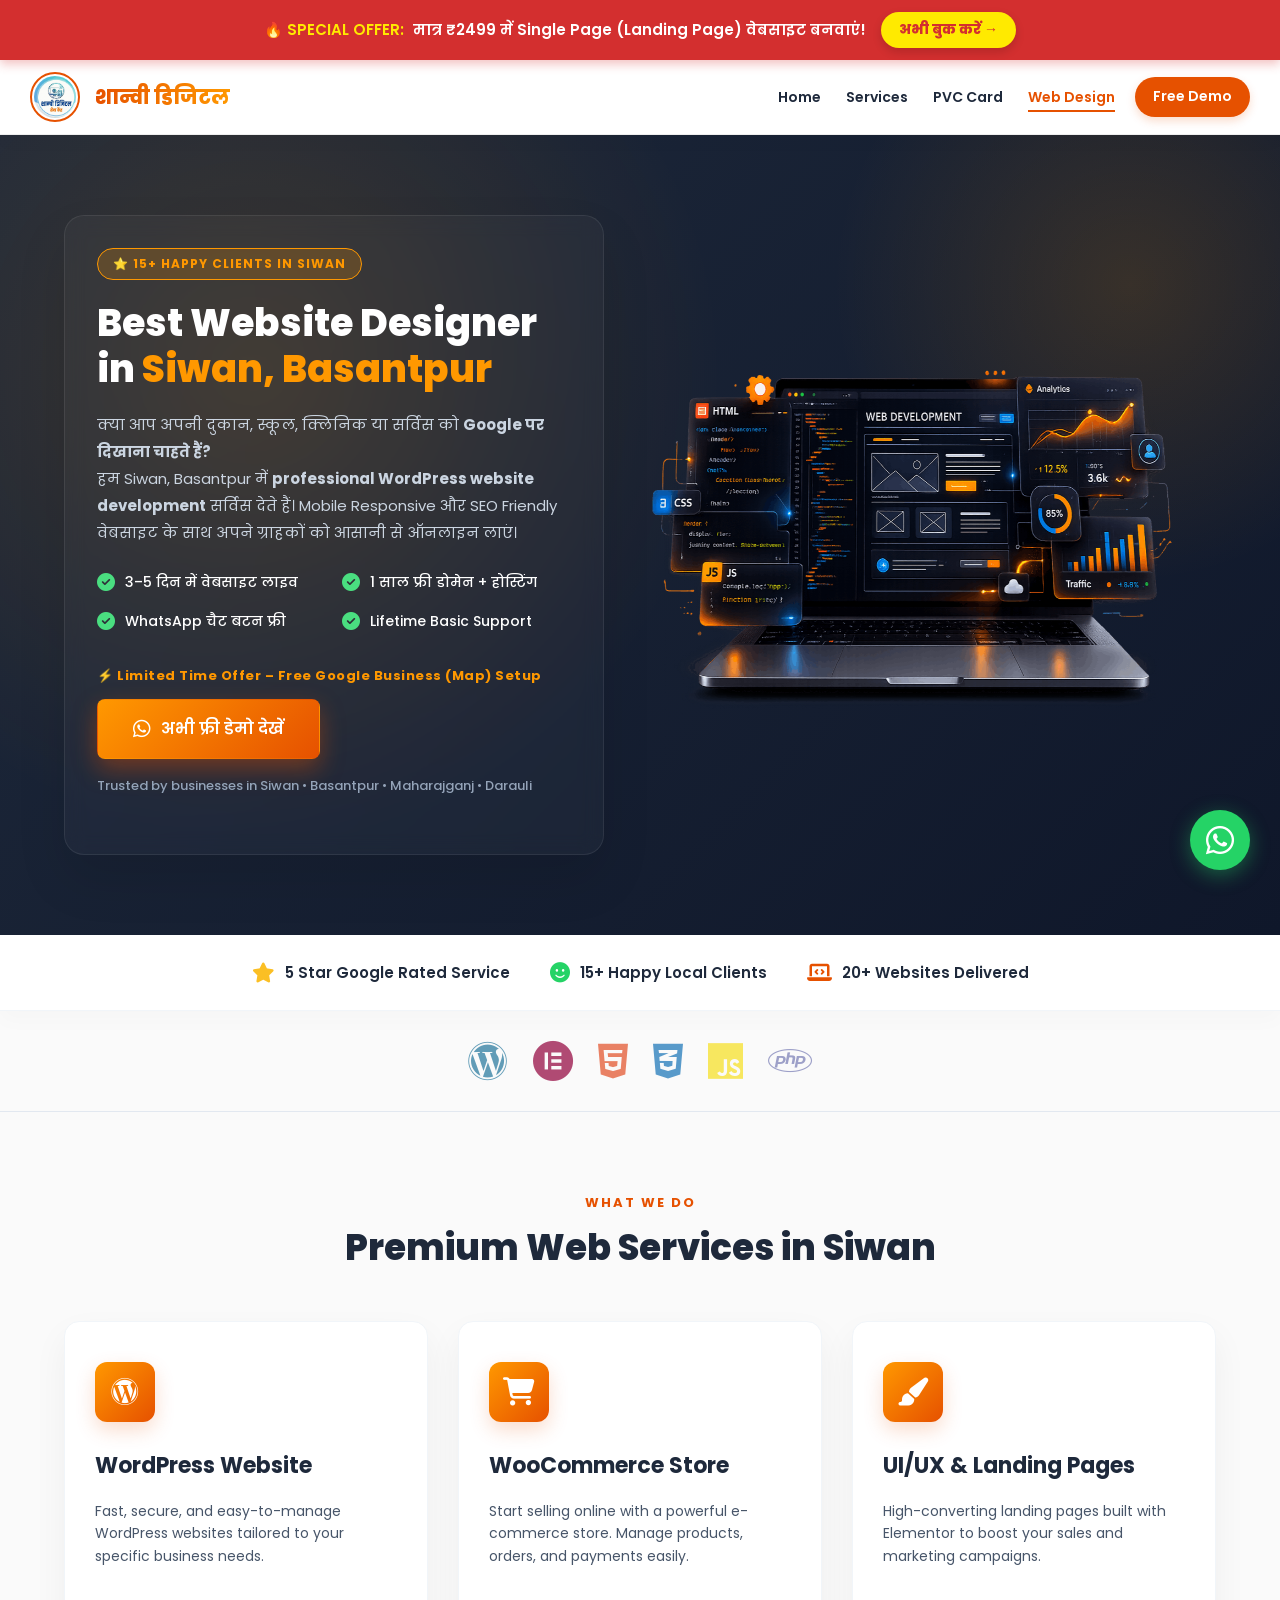
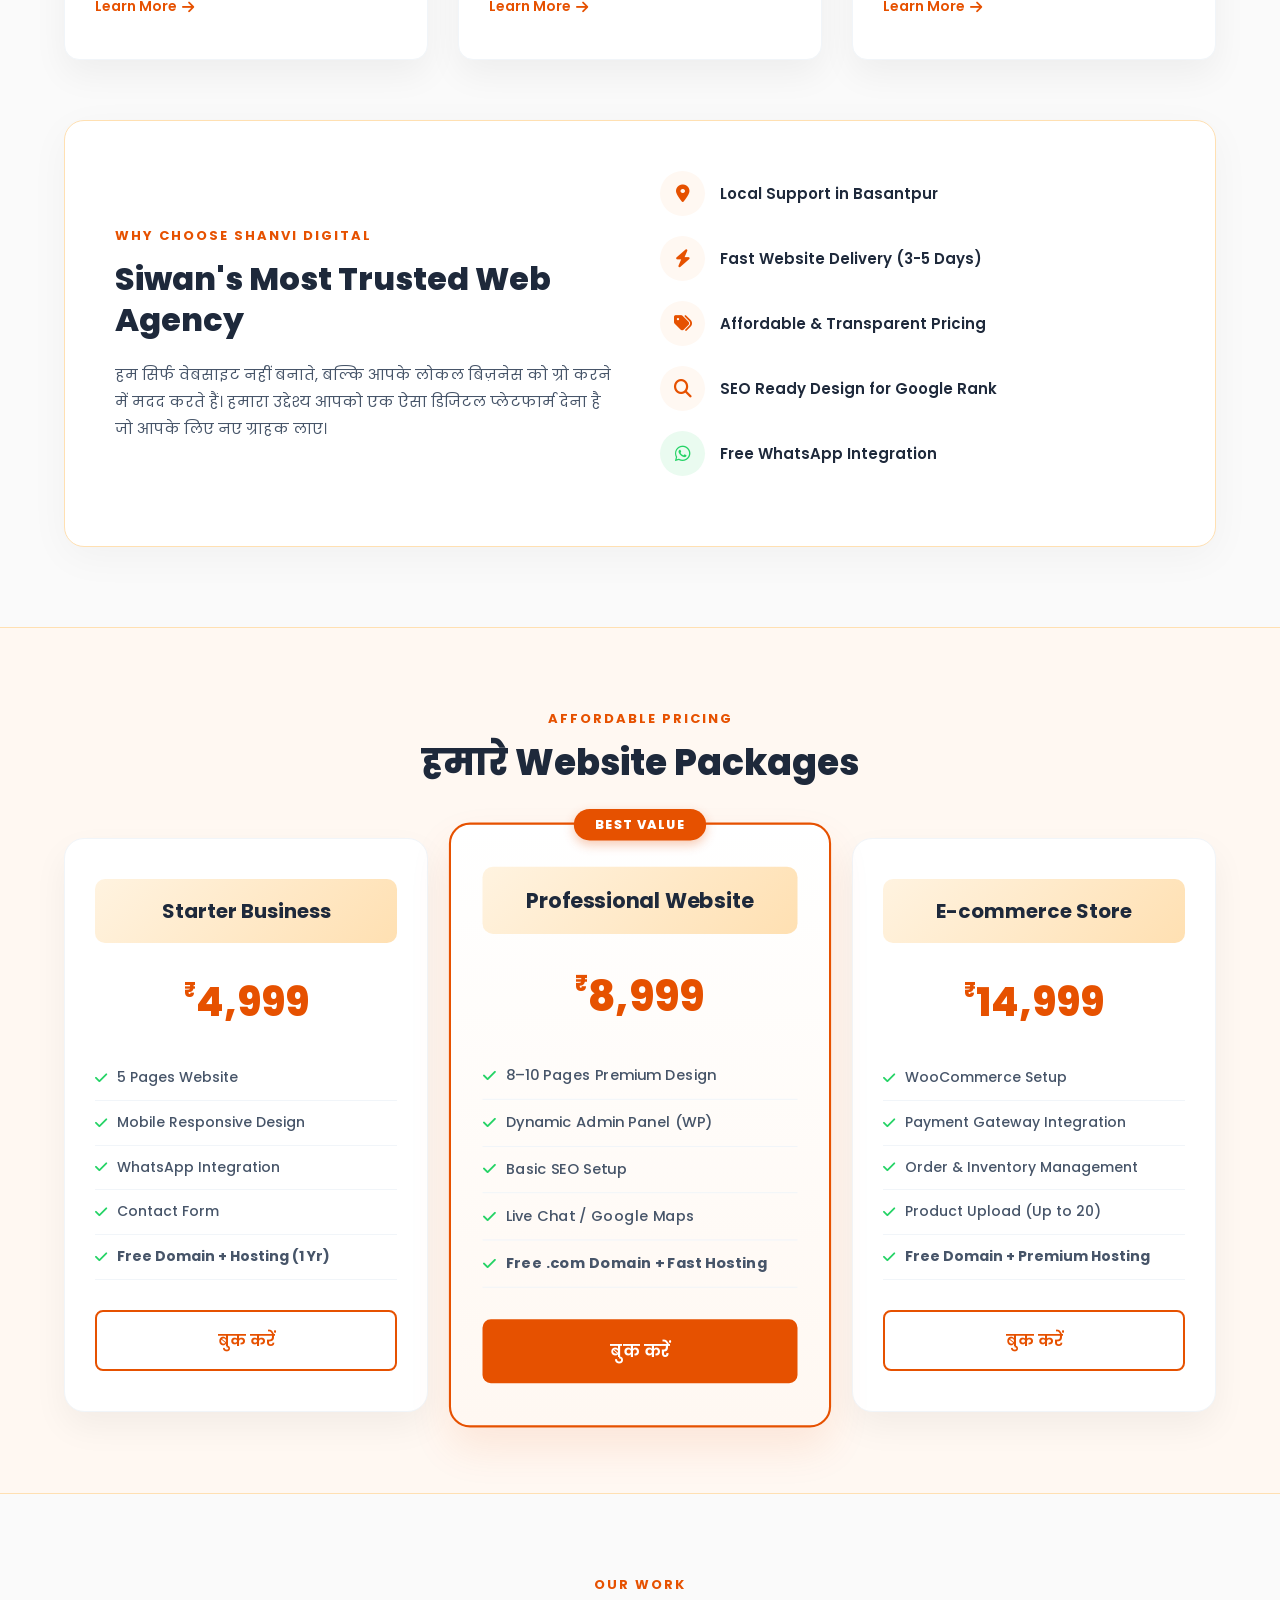
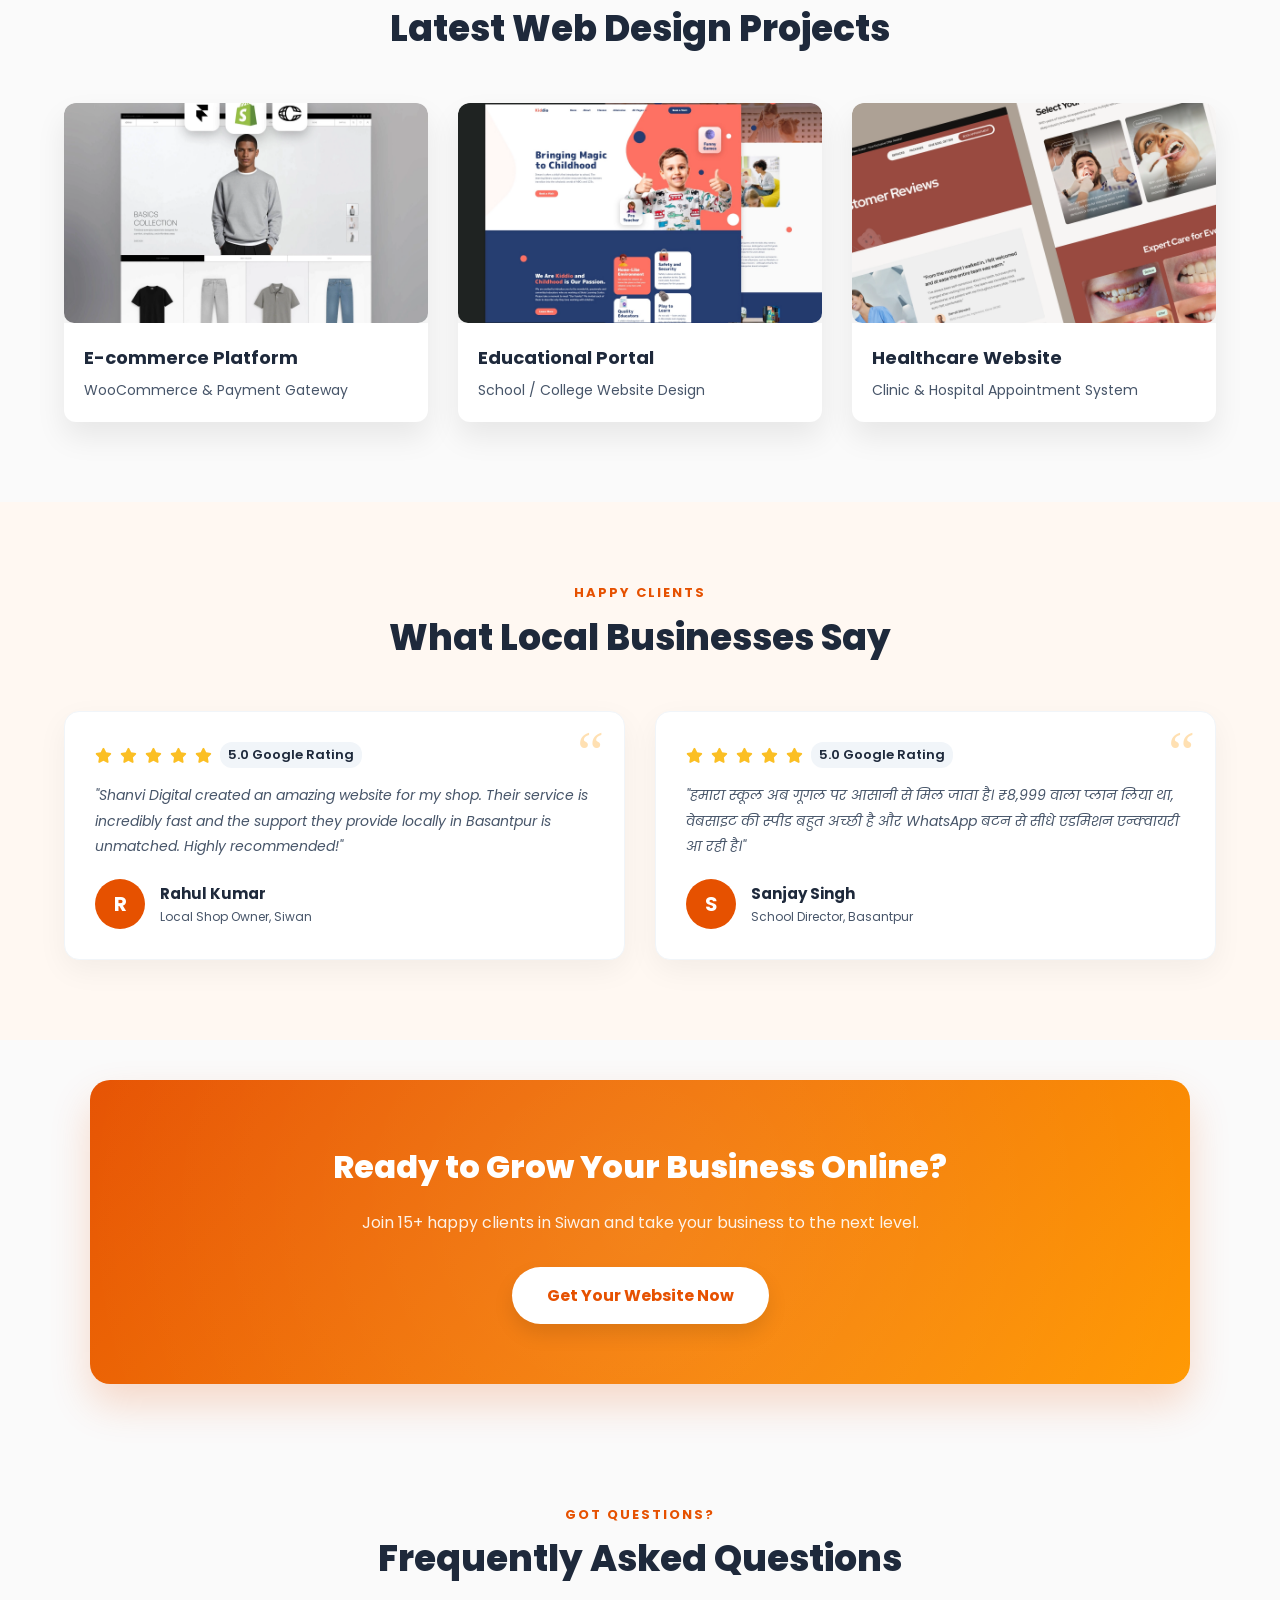
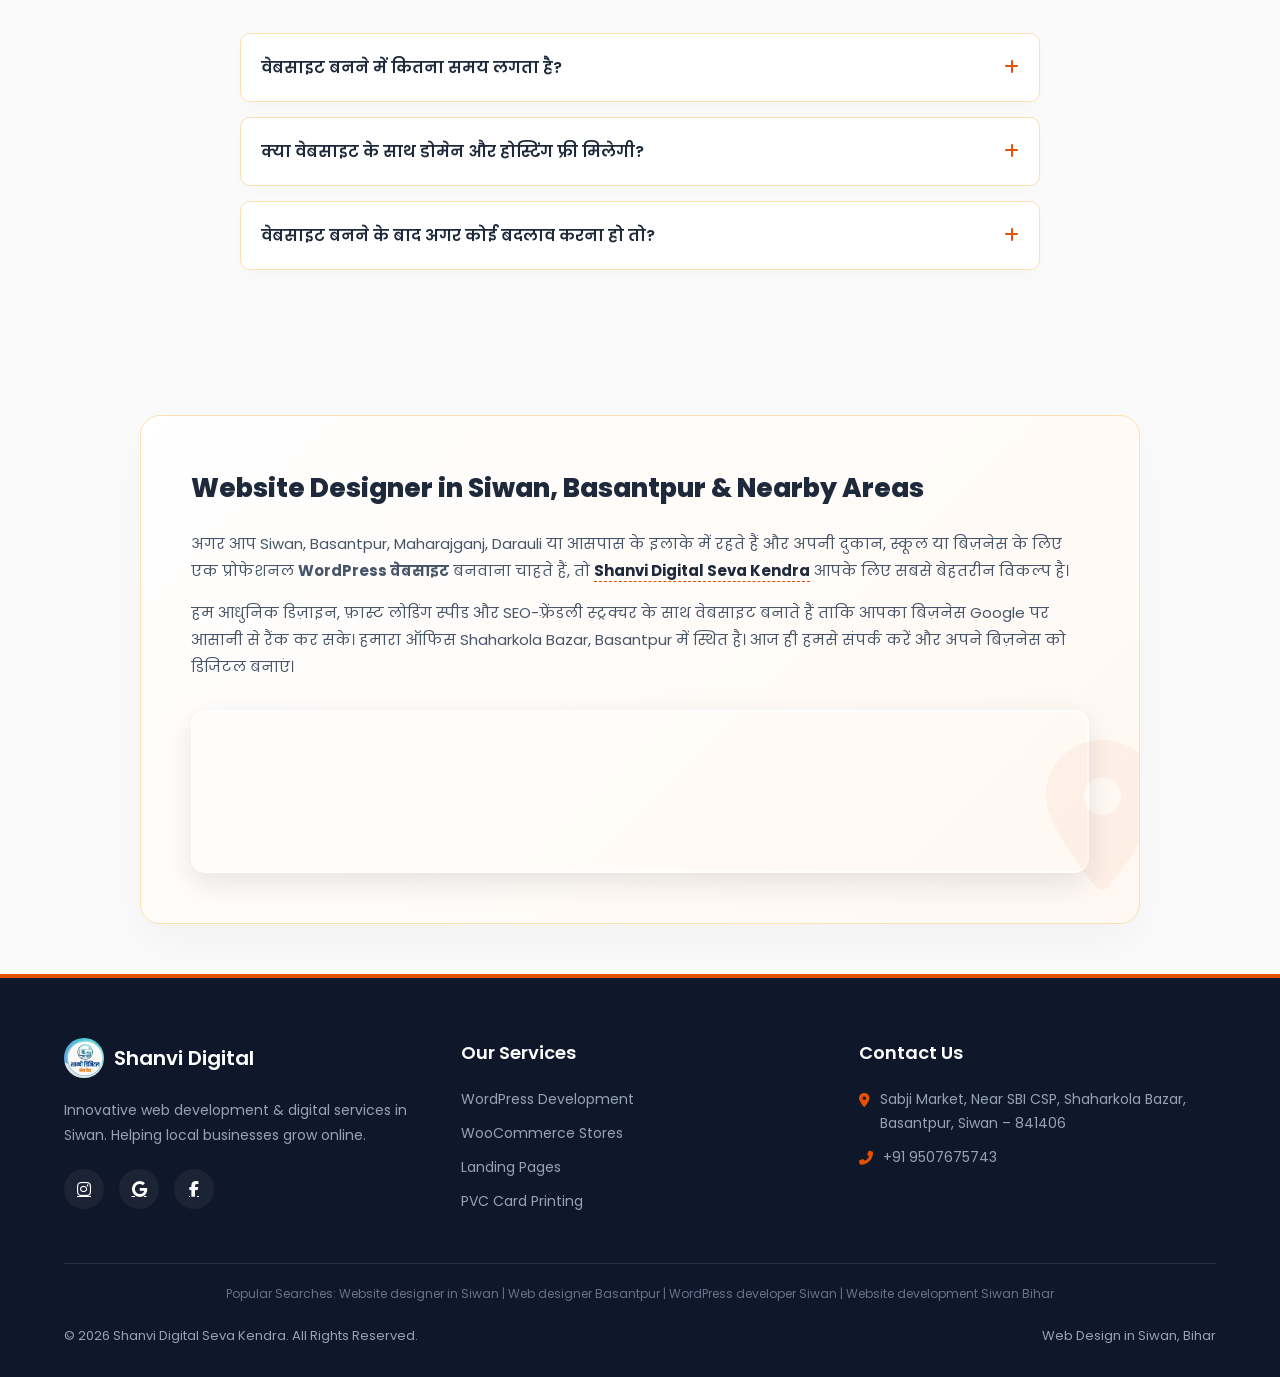
<file: website-development-siwan/index.html>
<!DOCTYPE html>
<html lang="hi-IN">
<head>
    <meta charset="UTF-8">
    <meta name="viewport" content="width=device-width, initial-scale=1.0">
    <meta name="robots" content="index, follow">
    <meta name="theme-color" content="#e65100">

    <title>Best Website Designer in Siwan, Basantpur Bihar | WordPress Website ₹2499 Offer</title>
    <meta name="description" content="Professional WordPress website development services in Siwan for shops, schools, and businesses. Special Offer: मात्र ₹2499 में Landing Page बनवाएं! Shanvi Digital.">
    <meta property="og:title" content="Best Website Designer in Siwan, Basantpur Bihar | Shanvi Digital">
    <meta property="og:description" content="Grow your local business online. Get premium WordPress websites in Siwan. Special ₹2499 Landing Page Offer available now!">
    <meta property="og:type" content="website">
    <meta property="og:url" content="https://shanvidigital.in/website-development-siwan.html">
    <meta property="og:image" content="https://shanvidigital.in/logo.jpg">

    <link rel="icon" href="/logo.jpg">
    <link rel="canonical" href="https://shanvidigital.in/website-development-siwan.html">

   <script type="application/ld+json">
{
  "@context": "https://schema.org",
  "@graph": [
    {
      "@type": "LocalBusiness",
      "@id": "https://shanvidigital.in/#localbusiness",
      "name": "Shanvi Digital Seva Kendra",
      "image": "https://shanvidigital.in/logo.jpg",
      "url": "https://shanvidigital.in/",
      "telephone": "+919507675743",
      "priceRange": "₹₹",
      "address": {
        "@type": "PostalAddress",
        "streetAddress": "Sabji Market, Near SBI CSP, Shaharkola Bazar",
        "addressLocality": "Basantpur",
        "addressRegion": "Bihar",
        "postalCode": "841406",
        "addressCountry": "IN"
      },
      "geo": {
        "@type": "GeoCoordinates",
        "latitude": "26.182935",
        "longitude": "84.613094"
      },
      "openingHoursSpecification": [{
        "@type": "OpeningHoursSpecification",
        "dayOfWeek": [
          "Monday","Tuesday","Wednesday",
          "Thursday","Friday","Saturday","Sunday"
        ],
        "opens": "09:00",
        "closes": "19:00"
      }],
      "aggregateRating": {
        "@type": "AggregateRating",
        "ratingValue": "5.0",
        "reviewCount": "18"
      },
      "sameAs": [
        "https://www.instagram.com/shanvi_digital1/",
        "https://g.page/r/Cdh1pqj8jFmHEBM/"
      ]
    },
    {
      "@type": "Service",
      "serviceType": "WordPress Website Development",
      "provider": {
        "@id": "https://shanvidigital.in/#localbusiness"
      },
      "areaServed": {
        "@type": "AdministrativeArea",
        "name": "Siwan District, Bihar"
      },
      "description": "Expert WordPress website development in Basantpur, Siwan. Special website design offer at ₹2499."
    }
  ]
}
</script>

    <link rel="preconnect" href="https://fonts.googleapis.com">
    <link rel="preconnect" href="https://fonts.gstatic.com" crossorigin>
    <link href="https://fonts.googleapis.com/css2?family=Poppins:wght@400;500;600;700;800&display=swap" rel="stylesheet">
    <link rel="preconnect" href="https://cdnjs.cloudflare.com">
    <link rel="stylesheet" href="https://cdnjs.cloudflare.com/ajax/libs/font-awesome/6.4.0/css/all.min.css">
    
    <style>
        /* Exact Animations & Variables - ORANGE THEME */
        html { scroll-behavior: smooth; }
        :root {
            --primary-color: #e65100; 
            --secondary-color: #ff9800; 
            --bg-light: #fafafa; 
            --text-dark: #1e293b;
            --text-muted: #475569;
            --transition-speed: 0.4s;
        }

        * { margin: 0; padding: 0; box-sizing: border-box; font-family: 'Poppins', sans-serif; }
        body { background-color: var(--bg-light); color: var(--text-dark); line-height: 1.7; overflow-x: hidden; }

        #preloader { position: fixed; top: 0; left: 0; width: 100%; height: 100%; background: #ffffff; z-index: 99999; display: flex; align-items: center; justify-content: center; transition: opacity 0.5s ease; }
        .spinner { width: 50px; height: 50px; border: 4px solid #ffe0b2; border-top: 4px solid var(--primary-color); border-radius: 50%; animation: spin 1s linear infinite; }
        @keyframes spin { 0% { transform: rotate(0deg); } 100% { transform: rotate(360deg); } }

        /* 🔥 TOP OFFER BAR 🔥 */
        .top-offer-bar { background: #d32f2f; color: white; text-align: center; padding: 12px 15px; font-size: 15px; font-weight: 600; position: relative; z-index: 1001; display: flex; justify-content: center; align-items: center; gap: 15px; flex-wrap: wrap; box-shadow: 0 4px 10px rgba(211, 47, 47, 0.3); }
        .top-offer-bar a { background: #ffea00; color: #d32f2f; padding: 6px 18px; border-radius: 25px; text-decoration: none; font-weight: 800; font-size: 14px; transition: transform 0.3s; box-shadow: 0 4px 10px rgba(0,0,0,0.15); }
        .top-offer-bar a:hover { transform: scale(1.05); background: white; }
        .blink-text { animation: blinker 1.5s linear infinite; color: #ffea00; margin-right: 5px; }
        @keyframes blinker { 50% { opacity: 0; } }

        /* Header */
        header { background: rgba(255, 255, 255, 0.95); backdrop-filter: blur(10px); color: var(--text-dark); padding: 12px 30px; display: flex; justify-content: space-between; align-items: center; position: sticky; top: 0; z-index: 1000; box-shadow: 0 4px 20px rgba(0,0,0,0.03); border-bottom: 1px solid #eee; }
        .header-left { display: flex; align-items: center; gap: 15px; }
        .site-logo { height: 50px; width: 50px; border-radius: 50%; border: 2px solid var(--primary-color); padding: 2px; transition: transform var(--transition-speed); }
        .site-logo:hover { transform: rotate(5deg) scale(1.05); }
        .header-left h2 { font-size: 20px; font-weight: 800; margin:0; background: linear-gradient(90deg, var(--primary-color), var(--secondary-color)); -webkit-background-clip: text; -webkit-text-fill-color: transparent; }
        
        .header-right { display: flex; align-items: center; gap: 20px; }
        nav ul { list-style: none; display: flex; gap: 25px; }
        nav ul li a { color: var(--text-dark); text-decoration: none; font-size: 14px; font-weight: 600; position: relative; padding-bottom: 5px; transition: color var(--transition-speed); }
        nav ul li a::after { content: ''; position: absolute; width: 0; height: 2px; bottom: 0; left: 0; background-color: var(--primary-color); transition: width var(--transition-speed); }
        nav ul li a:hover { color: var(--primary-color); }
        nav ul li a:hover::after, nav ul li a.active::after { width: 100%; }
        nav ul li a.active { color: var(--primary-color); }
        .nav-cta { background: var(--primary-color); color: white; padding: 8px 18px; border-radius: 30px; font-size: 14px; text-decoration: none; font-weight: 600; transition: all 0.3s; box-shadow: 0 4px 10px rgba(230,81,0,0.2); }
        .nav-cta:hover { background: var(--secondary-color); color: white; transform: translateY(-2px); box-shadow: 0 6px 15px rgba(230,81,0,0.3); }

        /* 🔥 Ultimate Hero Section with Glow Animation */
        .hero { background: radial-gradient(circle at 20% 30%, rgba(255,152,0,0.15), transparent 40%), linear-gradient(135deg, #1e293b, #0f172a); color: white; text-align: left; padding: 80px 5%; position: relative; overflow: hidden; display: flex; align-items: center; justify-content: space-between; min-height: 80vh; }
        
        .hero::before { content: ''; position: absolute; width: 600px; height: 600px; background: radial-gradient(circle, rgba(255,152,0,0.15), transparent 70%); top: -150px; right: -150px; animation: heroGlow 8s infinite alternate; z-index: 0; pointer-events: none; }
        @keyframes heroGlow { 0% { transform: scale(1); } 100% { transform: scale(1.3); } }

        .hero-content { background: rgba(255, 255, 255, 0.03); padding: 32px; border-radius: 20px; backdrop-filter: blur(10px); -webkit-backdrop-filter: blur(10px); border: 1px solid rgba(255, 255, 255, 0.08); flex: 1; max-width: 540px; animation: slideUp 1s ease forwards; z-index: 2; box-shadow: 0 25px 50px rgba(0,0,0,0.1); position: relative; }
        @keyframes slideUp { from {opacity: 0; transform: translateY(30px);} to {opacity: 1; transform: translateY(0);} }
        
        .hero-badge { display: inline-block; background: rgba(255, 152, 0, 0.2); border: 1px solid var(--secondary-color); color: var(--secondary-color); padding: 5px 15px; border-radius: 20px; font-size: 12px; font-weight: 700; margin-bottom: 20px; letter-spacing: 1px; text-transform: uppercase; }
        
        .hero h1 { font-size: 38px; margin-bottom: 20px; font-weight: 800; line-height: 1.2; }
        .hero h1 span { color: var(--secondary-color); }
        .hero p { font-size: 15px; color: #cbd5e1; margin-bottom: 25px; line-height: 1.8; }
        
        .hero-features { margin-bottom: 30px; display: grid; grid-template-columns: 1fr 1fr; gap: 15px; }
        .hero-features div { font-size: 14px; font-weight: 500; display: flex; align-items: center; gap: 10px; }
        .hero-features i { color: #4ade80; font-size: 18px; }

        .hero-btn { display: inline-flex; align-items: center; gap: 10px; background: linear-gradient(135deg, #ff9800, #e65100); color: white; text-decoration: none; padding: 15px 35px; border-radius: 8px; font-weight: 600; font-size: 16px; transition: all 0.3s ease; box-shadow: 0 10px 25px rgba(230, 81, 0, 0.4); border: 1px solid transparent; }
        .hero-btn:hover { transform: translateY(-3px); box-shadow: 0 15px 35px rgba(230, 81, 0, 0.5); border-color: #ff9800; }

        .hero-image { flex: 1; display: flex; justify-content: center; position: relative; z-index: 2; animation: float 6s ease-in-out infinite; }
        @keyframes float { 0% { transform: translateY(0px); } 50% { transform: translateY(-20px); } 100% { transform: translateY(0px); } }

        /* 🔥 Trust Stats Strip */
        .trust-strip { background: white; padding: 25px 5%; display: flex; justify-content: center; gap: 40px; flex-wrap: wrap; box-shadow: 0 10px 20px rgba(0,0,0,0.02); border-bottom: 1px solid #f1f5f9; position: relative; z-index: 2; font-weight: 600; color: var(--text-dark); }
        .trust-strip div { display: flex; align-items: center; gap: 10px; font-size: 15px; }
        .trust-strip i { color: #fbbf24; font-size: 20px; }
        .trust-strip .fa-laptop-code { color: var(--primary-color); }
        .trust-strip .fa-smile { color: #25d366; }

        .tech-stack { background: var(--bg-light); padding: 30px 0; border-bottom: 1px solid #e2e8f0; text-align: center; }
        .tech-logos { display: flex; justify-content: center; align-items: center; gap: 25px; flex-wrap: wrap; max-width: 1000px; margin: 0 auto; opacity: 0.7; }
        .tech-logos i { font-size: 40px; transition: all 0.3s; }
        .tech-logos i:hover { transform: scale(1.2); opacity: 1; }

        section { padding: 80px 5%; max-width: 1300px; margin: 0 auto; text-align: center; }
        .section-header { margin-bottom: 50px; text-align: center; }
        .section-subtitle { color: var(--primary-color); font-weight: 700; text-transform: uppercase; letter-spacing: 2px; font-size: 13px; margin-bottom: 10px; display: block; }
        .section-title { color: var(--text-dark); font-size: 36px; font-weight: 800; line-height: 1.3; }

        /* 🔥 Cards with Micro Interaction Hover Scale */
        .grid-container { display: grid; grid-template-columns: repeat(auto-fit, minmax(320px, 1fr)); gap: 30px; }
        .card { background: white; padding: 40px 30px; border-radius: 15px; box-shadow: 0 15px 35px rgba(0,0,0,0.05); transition: transform 0.4s cubic-bezier(0.4, 0, 0.2, 1), box-shadow 0.4s ease; text-align: left; position: relative; overflow: hidden; border: 1px solid #f1f5f9; z-index: 1; }
        .card::before { content: ''; position: absolute; top: 0; left: 0; width: 100%; height: 0; background: linear-gradient(180deg, var(--primary-color) 0%, var(--secondary-color) 100%); transition: height 0.4s cubic-bezier(0.4, 0, 0.2, 1); z-index: -1; border-radius: 15px; }
        .card:hover { transform: translateY(-15px) scale(1.02); box-shadow: 0 30px 60px rgba(0,0,0,0.15); border-color: transparent; }
        .card:hover::before { height: 100%; }
        
        .card-icon { width: 60px; height: 60px; background: linear-gradient(135deg, #ff9800, #e65100); color: white; border-radius: 12px; display: flex; align-items: center; justify-content: center; font-size: 28px; margin-bottom: 25px; transition: all 0.5s ease; box-shadow: 0 8px 20px rgba(230,81,0,0.2); }
        .card h3 { margin-bottom: 15px; color: var(--text-dark); font-size: 22px; font-weight: 700; transition: color 0.5s ease; }
        .card p { font-size: 14px; color: var(--text-muted); margin-bottom: 25px; line-height: 1.6; transition: color 0.5s ease; flex-grow: 1; }
        .card:hover .card-icon { transform: rotateY(180deg); box-shadow: 0 10px 25px rgba(0,0,0,0.1); background: white; color: var(--primary-color); }
        .card:hover h3, .card:hover p { color: white; }
        .card-link { display: inline-flex; align-items: center; gap: 5px; color: var(--primary-color); font-weight: 600; text-decoration: none; font-size: 14px; transition: all 0.3s; }
        .card:hover .card-link { color: white; }
        .card:hover .card-link i { transform: translateX(5px); }

        .why-us-box { background: white; border-radius: 20px; padding: 50px; box-shadow: 0 10px 40px rgba(0,0,0,0.04); border: 1px solid #ffe0b2; display: flex; flex-wrap: wrap; align-items: center; gap: 40px; margin-bottom: 80px; text-align: left; }
        .why-us-left { flex: 1; min-width: 300px; }
        .why-us-right { flex: 1; min-width: 300px; }
        .why-us-list { list-style: none; }
        .why-us-list li { margin-bottom: 20px; display: flex; align-items: center; gap: 15px; font-weight: 600; font-size: 15px; color: var(--text-dark); }
        .why-us-list i { background: #fff8f2; color: var(--primary-color); padding: 12px; border-radius: 50%; width: 45px; height: 45px; display: flex; align-items: center; justify-content: center; font-size: 18px; }

        /* 🔥 Pricing Block Highlighting */
        .pricing-section { background-color: #fff8f2; padding: 80px 5%; border-top: 1px solid #ffe0b2; border-bottom: 1px solid #ffe0b2; }
        .pricing-grid { display: grid; grid-template-columns: repeat(auto-fit, minmax(300px, 1fr)); gap: 30px; max-width: 1200px; margin: 0 auto; align-items: center; }
        .price-card { background: white; padding: 40px 30px; border-radius: 20px; box-shadow: 0 15px 35px rgba(0,0,0,0.05); transition: all var(--transition-speed); position: relative; border: 1px solid #f1f5f9; text-align: center; }
        .price-card:hover { transform: translateY(-15px); box-shadow: 0 30px 60px rgba(230, 81, 0, 0.15); border-color: var(--primary-color); }
        .price-card.popular { background: linear-gradient(180deg, #ffffff, #fff8f2); border: 2px solid var(--primary-color); transform: scale(1.05); z-index: 2; box-shadow: 0 20px 40px rgba(230, 81, 0, 0.1); }
        .price-card.popular:hover { transform: scale(1.05) translateY(-10px); }
        .save-badge { position: absolute; top: -15px; left: 50%; transform: translateX(-50%); background: var(--primary-color); color: white; padding: 5px 20px; border-radius: 20px; font-size: 12px; font-weight: 800; letter-spacing: 1px; box-shadow: 0 4px 10px rgba(230,81,0,0.3); }
        
        .price-card h3 { background: linear-gradient(135deg, #fff3e0, #ffe0b2); padding: 15px; border-radius: 10px; font-size: 20px; color: var(--text-dark); margin-bottom: 25px; font-weight: 700; }
        
        .price-amount { font-size: 40px; font-weight: 800; color: var(--primary-color); margin-bottom: 20px; display: flex; justify-content: center; align-items: flex-start; }
        .price-amount span { font-size: 20px; margin-top: 5px; }
        .price-features { list-style: none; margin-bottom: 30px; text-align: left; }
        .price-features li { padding: 10px 0; border-bottom: 1px solid #f1f5f9; color: var(--text-muted); font-size: 14px; display: flex; align-items: center; gap: 10px; font-weight: 500; }
        .price-features i { color: #25d366; }
        .price-btn { display: block; width: 100%; padding: 15px; border-radius: 8px; font-weight: 600; text-decoration: none; transition: all 0.3s; }
        .btn-outline { background: transparent; border: 2px solid var(--primary-color); color: var(--primary-color); }
        .btn-outline:hover { background: var(--primary-color); color: white; }
        .btn-solid { background: var(--primary-color); color: white; border: 2px solid var(--primary-color); }
        .btn-solid:hover { background: var(--secondary-color); border-color: var(--secondary-color); }

        /* Portfolio */
        .gallery-grid { display: grid; grid-template-columns: repeat(auto-fit, minmax(300px, 1fr)); gap: 30px; margin-top: 20px; }
        .g-card { background: white; border-radius: 12px; box-shadow: 0 15px 30px rgba(0,0,0,0.08); transition: transform 0.4s; position: relative; }
        .g-card:hover { transform: translateY(-10px); }
        .g-img-box { width: 100%; height: 220px; position: relative; overflow: hidden; border-radius: 12px 12px 0 0; }
        .g-img-box img { width: 100%; height: 100%; object-fit: cover; transition: transform 0.7s; border-radius: 10px; box-shadow: 0 20px 40px rgba(0,0,0,0.1); }
        .g-card:hover .g-img-box img { transform: scale(1.1); }
        .g-overlay { position: absolute; top: 0; left: 0; width: 100%; height: 100%; background: rgba(230, 81, 0, 0.7); display: flex; align-items: center; justify-content: center; opacity: 0; transition: opacity 0.4s; border-radius: 10px; }
        .g-card:hover .g-overlay { opacity: 1; }
        .g-overlay a { color: white; font-size: 20px; text-decoration: none; width: 45px; height: 45px; border-radius: 50%; border: 2px solid white; display: flex; align-items: center; justify-content: center; transform: translateY(20px); transition: transform 0.4s; }
        .g-card:hover .g-overlay a { transform: translateY(0); }
        .g-info { padding: 20px; text-align: left; }
        .g-info h3 { font-size: 18px; margin-bottom: 5px; color: var(--text-dark); font-weight: 700; }
        .g-info p { font-size: 14px; color: var(--text-muted); }

        /* 🔥 Testimonials Section with Google Trust Badge */
        .testimonial-grid { display: grid; grid-template-columns: repeat(auto-fit, minmax(300px, 1fr)); gap: 30px; max-width: 1200px; margin: 0 auto; }
        .t-card { background: white; padding: 30px; border-radius: 15px; box-shadow: 0 10px 30px rgba(0,0,0,0.05); text-align: left; border: 1px solid #f1f5f9; position: relative; }
        .t-card::before { content: '\201C'; font-size: 60px; color: #ffe0b2; position: absolute; top: 10px; right: 20px; font-family: serif; line-height: 1; }
        .stars { color: #fbbf24; margin-bottom: 15px; font-size: 15px; font-weight: 700; display: flex; align-items: center; gap: 8px; }
        .stars span { color: var(--text-dark); font-size: 13px; font-weight: 600; background: #f1f5f9; padding: 2px 8px; border-radius: 12px; }
        .t-text { color: var(--text-muted); font-size: 14px; font-style: italic; margin-bottom: 20px; line-height: 1.8; }
        .t-client { display: flex; align-items: center; gap: 15px; }
        .t-avatar { width: 50px; height: 50px; background: var(--primary-color); color: white; border-radius: 50%; display: flex; align-items: center; justify-content: center; font-size: 20px; font-weight: bold; }
        .t-name { font-weight: 700; color: var(--text-dark); font-size: 15px; }
        .t-biz { font-size: 12px; color: var(--text-muted); }

        /* CTA Section */
        .cta-section { background: linear-gradient(135deg, var(--primary-color), var(--secondary-color)); padding: 60px 5%; border-radius: 20px; color: white; max-width: 1100px; margin: 40px auto; text-align: center; box-shadow: 0 20px 40px rgba(230, 81, 0, 0.2); position: relative; overflow: hidden; }
        .cta-section::before { content: ''; position: absolute; top: -50%; left: -50%; width: 200%; height: 200%; background: radial-gradient(circle, rgba(255,255,255,0.1) 0%, rgba(0,0,0,0) 60%); pointer-events: none; }
        .cta-section h2 { font-size: 32px; font-weight: 800; margin-bottom: 15px; color: white; position: relative; z-index: 2; }
        .cta-section p { font-size: 16px; margin-bottom: 30px; opacity: 0.9; position: relative; z-index: 2; }
        .cta-btn { display: inline-block; background: white; color: var(--primary-color); padding: 15px 35px; border-radius: 30px; font-weight: 700; text-decoration: none; transition: transform 0.3s, box-shadow 0.3s; box-shadow: 0 10px 20px rgba(0,0,0,0.1); position: relative; z-index: 2; }
        .cta-btn:hover { transform: translateY(-3px); box-shadow: 0 15px 25px rgba(0,0,0,0.2); color: var(--text-dark); }

        /* FAQ Section */
        .faq-container { max-width: 800px; margin: 0 auto; text-align: left; }
        details { background: white; border: 1px solid #ffe0b2; border-radius: 10px; margin-bottom: 15px; padding: 20px; box-shadow: 0 5px 15px rgba(0,0,0,0.02); transition: all 0.3s; }
        details:hover { box-shadow: 0 8px 25px rgba(230,81,0,0.08); }
        summary { font-weight: 600; cursor: pointer; list-style: none; display: flex; justify-content: space-between; align-items: center; color: var(--text-dark); font-size: 16px; }
        summary::-webkit-details-marker { display: none; }
        summary::after { content: '\f067'; font-family: 'Font Awesome 6 Free'; font-weight: 900; color: var(--primary-color); transition: transform 0.3s; }
        details[open] summary::after { transform: rotate(45deg); }
        details[open] summary { color: var(--primary-color); margin-bottom: 15px; }
        .faq-text { color: var(--text-muted); font-size: 14px; line-height: 1.8; }

        .local-seo-box { background: linear-gradient(135deg, #fff 0%, #fff8f2 100%); border-radius: 20px; padding: 50px; max-width: 1000px; margin: 50px auto; border: 1px solid #ffe0b2; box-shadow: 0 20px 40px rgba(0,0,0,0.03); text-align: left; position: relative; overflow: hidden; }
        .local-seo-box::after { content: '\f3c5'; font-family: 'Font Awesome 6 Free'; font-weight: 900; position: absolute; bottom: -20px; right: -20px; font-size: 150px; color: rgba(230, 81, 0, 0.05); }
        .local-seo-box h2 { color: var(--text-dark); font-size: 26px; margin-bottom: 20px; font-weight: 800; }
        .local-seo-box p { color: var(--text-muted); font-size: 15px; line-height: 1.8; margin-bottom: 15px; }
        
        /* Map Container */
        .map-container { border-radius: 15px; overflow: hidden; margin-top: 30px; box-shadow: 0 10px 30px rgba(0,0,0,0.1); border: 2px solid white; }

        .whatsapp-float { position: fixed; width: 60px; height: 60px; bottom: 30px; right: 30px; background-color: #25d366; color: #FFF; border-radius: 50px; display: flex; align-items: center; justify-content: center; font-size: 32px; box-shadow: 0px 5px 20px rgba(37, 211, 102, 0.4); z-index: 1000; text-decoration: none; transition: transform 0.3s; animation: pulse-wa 2s infinite; }
        @keyframes pulse-wa { 0% { box-shadow: 0 0 0 0 rgba(37, 211, 102, 0.5); } 70% { box-shadow: 0 0 0 15px rgba(37, 211, 102, 0); } 100% { box-shadow: 0 0 0 0 rgba(37, 211, 102, 0); } }
        .whatsapp-float:hover { transform: scale(1.1); }

        footer { background: #0f172a; color: #94a3b8; padding: 60px 5% 30px; text-align: center; border-top: 4px solid var(--primary-color); }
        .footer-grid { display: grid; grid-template-columns: repeat(auto-fit, minmax(250px, 1fr)); gap: 40px; text-align: left; max-width: 1200px; margin: 0 auto 40px; }
        .f-col h3 { color: white; font-size: 18px; margin-bottom: 20px; font-weight: 600; }
        .f-col ul { list-style: none; }
        .f-col ul li { margin-bottom: 10px; font-size: 14px;}
        .f-col ul li a { color: #94a3b8; text-decoration: none; transition: color 0.3s; }
        .f-col ul li a:hover { color: var(--secondary-color); padding-left: 5px; }
        .social-icons { display: flex; gap: 15px; margin-top: 20px; }
        .social-icon { width: 40px; height: 40px; background: rgba(255,255,255,0.05); color: white; display: flex; align-items: center; justify-content: center; border-radius: 50%; transition: all 0.3s; }
        .social-icon:hover { background: var(--primary-color); transform: translateY(-3px); }
        .footer-bottom { padding-top: 20px; border-top: 1px solid rgba(255,255,255,0.1); font-size: 13px; display: flex; flex-direction: column; align-items: center; max-width: 1200px; margin: 0 auto; gap: 10px; }
        .seo-tags { font-size: 12px; color: #64748b; margin-bottom: 10px; text-align: center; }
        .footer-bottom-flex { display: flex; justify-content: space-between; width: 100%; align-items: center; }

        img, iframe, video { max-width: 100%; height: auto; }
        .hero-image { will-change: transform; }

        /* Responsive Fixes */
        @media (max-width: 992px) { 
            .hero { flex-direction: column; text-align: center; padding-top: 60px; }
            .hero::before { width: 400px; height: 400px; top: -50px; right: -50px; }
            .hero-content { margin-bottom: 40px; }
            .hero-features { grid-template-columns: 1fr; justify-content: center; width: max-content; margin: 0 auto 30px; text-align: left; }
            .why-us-box { flex-direction: column; text-align: center; }
            .why-us-list li { justify-content: center; }
            .trust-strip { gap: 20px; flex-direction: column; align-items: center; }
        }

        @media (max-width: 768px) {
            .hero { padding: 40px 20px; }
            .hero-content { padding: 25px; backdrop-filter: blur(5px); }
            .hero-image { animation: float 8s ease-in-out infinite; }

            header { padding: 15px 20px; flex-direction: column; gap: 15px; }
            .header-right { flex-direction: column; width: 100%; gap: 15px;}
            nav ul { flex-wrap: wrap; justify-content: center; gap: 15px; }
            nav ul li a { font-size: 14px; }
            .nav-cta { width: 100%; text-align: center; }
            
            .hero h1 { font-size: 26px; }
            .section-title { font-size: 24px; }
            section { padding: 50px 20px; }

            .grid-container, .pricing-grid, .gallery-grid, .testimonial-grid { grid-template-columns: 1fr; gap: 20px; }
            .card, .price-card, .t-card { padding: 30px 20px; }
            .why-us-box { padding: 30px 20px; margin-bottom: 40px; }
            .why-us-left, .why-us-right { min-width: 100%; }
            .price-card.popular { transform: scale(1); border-width: 2px; }
            .price-card.popular:hover { transform: translateY(-5px); }
            
            .cta-section { padding: 40px 20px; margin: 30px 10px; }
            .cta-section h2 { font-size: 24px; }

            .local-seo-box { padding: 30px 20px; margin: 30px 10px; border-radius: 15px; }

            .footer-grid { gap: 30px; text-align: center; }
            .footer-grid .f-col ul li { justify-content: center; } 
            .social-icons { justify-content: center; }
            .footer-bottom-flex { flex-direction: column; text-align: center; gap: 8px; justify-content: center; }
        }

        @media (max-width: 380px) {
            .top-offer-bar { font-size: 13px; padding: 10px; }
            .hero h1 { font-size: 22px; }
        }
    </style>
</head>
<body>

    <div id="preloader">
        <div class="spinner"></div>
    </div>

    <div class="top-offer-bar">
        <span><span class="blink-text">🔥 SPECIAL OFFER:</span> मात्र ₹2499 में Single Page (Landing Page) वेबसाइट बनवाएं!</span>
        <a href="javascript:void(0);" onclick="sendWhatsApp('नमस्ते, मुझे ₹2499 वाला लैंडिंग पेज का स्पेशल ऑफर चाहिए।')">अभी बुक करें →</a>
    </div>

    <header>
        <div class="header-left">
            <img src="/logo.jpg" alt="Shanvi Digital Logo" class="site-logo">
            <h2>शान्वी डिजिटल</h2>
        </div>
        <div class="header-right">
           <nav>
            <ul>
                <li><a href="/">Home</a></li>
                <li><a href="/#services">Services</a></li>
                <li><a href="/pvc-card-printing-siwan">PVC Card</a></li>
                <li><a href="website-development-siwan.html" class="active">Web Design</a></li>
            </ul>
           </nav>
           <a href="javascript:void(0);" onclick="sendWhatsApp('नमस्ते, मुझे फ्री डेमो देखना है।')" class="nav-cta">Free Demo</a>
        </div>
    </header>

    <div class="hero">
        <div class="hero-content">
            <div class="hero-badge">⭐ 15+ Happy Clients in Siwan</div>
            <h1>Best Website Designer in <span>Siwan, Basantpur</span></h1>
            
            <p>
                क्या आप अपनी दुकान, स्कूल, क्लिनिक या सर्विस को <strong>Google पर दिखाना चाहते हैं?</strong><br>
                हम Siwan, Basantpur में <strong>professional WordPress website development</strong> सर्विस देते हैं। Mobile Responsive और SEO Friendly वेबसाइट के साथ अपने ग्राहकों को आसानी से ऑनलाइन लाएं।
            </p>

            <div class="hero-features">
                <div><i class="fas fa-check-circle"></i> 3–5 दिन में वेबसाइट लाइव</div>
                <div><i class="fas fa-check-circle"></i> 1 साल फ्री डोमेन + होस्टिंग</div>
                <div><i class="fas fa-check-circle"></i> WhatsApp चैट बटन फ्री</div>
                <div><i class="fas fa-check-circle"></i> Lifetime Basic Support</div>
            </div>

            <p style="font-size:13px; color:#ff9800; font-weight:700; margin-bottom: 12px; letter-spacing: 0.5px;">
                ⚡ Limited Time Offer – Free Google Business (Map) Setup
            </p>

            <a href="javascript:void(0);" onclick="sendWhatsApp('नमस्ते, मुझे अपनी वेबसाइट बनवानी है, कृपया डेमो और प्लान्स भेजें।')" class="hero-btn">
                <i class="fab fa-whatsapp" style="font-size: 20px;"></i> अभी फ्री डेमो देखें
            </a>
            
            <p style="font-size:13px; color:#94a3b8; margin-top:15px; font-weight:500;">
                Trusted by businesses in Siwan • Basantpur • Maharajganj • Darauli
            </p>
        </div>
        <div class="hero-image">
            <img src="hero-web-design.png" alt="WordPress Website Design in Siwan" loading="eager" fetchpriority="high" style="width: 100%; max-width: 550px; z-index: 2; position: relative;">
        </div>
    </div>

    <div class="trust-strip">
        <div><i class="fas fa-star"></i> 5 Star Google Rated Service</div>
        <div><i class="fas fa-smile"></i> 15+ Happy Local Clients</div>
        <div><i class="fas fa-laptop-code"></i> 20+ Websites Delivered</div>
    </div>

    <div class="tech-stack">
        <div class="tech-logos">
            <i class="fab fa-wordpress" title="WordPress" style="color: #21759b;"></i>
            <i class="fab fa-elementor" title="Elementor" style="color: #92003B;"></i>
            <i class="fab fa-html5" title="HTML5" style="color: #e34f26;"></i>
            <i class="fab fa-css3-alt" title="CSS3" style="color: #1572b6;"></i>
            <i class="fab fa-js" title="JavaScript" style="color: #f7df1e;"></i>
            <i class="fab fa-php" title="PHP" style="color:#777bb4; font-size:35px;"></i>
        </div>
    </div>

    <section id="services" style="padding-bottom: 40px;">
        <div class="section-header">
            <span class="section-subtitle">What We Do</span>
            <h2 class="section-title">Premium Web Services in Siwan</h2>
        </div>
        
        <div class="grid-container">
            <div class="card">
                <div class="card-icon"><i class="fab fa-wordpress"></i></div>
                <h3>WordPress Website</h3>
                <p>Fast, secure, and easy-to-manage WordPress websites tailored to your specific business needs.</p>
                <a href="javascript:void(0);" onclick="sendWhatsApp('नमस्ते, मुझे WordPress वेबसाइट बनवानी है।')" class="card-link">Learn More <i class="fas fa-arrow-right"></i></a>
            </div>
            
            <div class="card">
                <div class="card-icon"><i class="fas fa-shopping-cart"></i></div>
                <h3>WooCommerce Store</h3>
                <p>Start selling online with a powerful e-commerce store. Manage products, orders, and payments easily.</p>
                <a href="javascript:void(0);" onclick="sendWhatsApp('नमस्ते, मुझे ई-कॉमर्स (WooCommerce) वेबसाइट बनवानी है।')" class="card-link">Learn More <i class="fas fa-arrow-right"></i></a>
            </div>
            
            <div class="card">
                <div class="card-icon"><i class="fas fa-paint-brush"></i></div>
                <h3>UI/UX & Landing Pages</h3>
                <p>High-converting landing pages built with Elementor to boost your sales and marketing campaigns.</p>
                <a href="javascript:void(0);" onclick="sendWhatsApp('नमस्ते, मुझे एक लैंडिंग पेज बनवाना है।')" class="card-link">Learn More <i class="fas fa-arrow-right"></i></a>
            </div>
        </div>
    </section>

    <section style="padding-top: 20px;">
        <div class="why-us-box" style="max-width: 1200px; margin: 0 auto;">
            <div class="why-us-left">
                <span class="section-subtitle">Why Choose Shanvi Digital</span>
                <h2 class="section-title" style="margin-bottom: 20px; font-size: 32px;">Siwan's Most Trusted Web Agency</h2>
                <p style="color: var(--text-muted); font-size: 15px; line-height: 1.8;">
                    हम सिर्फ वेबसाइट नहीं बनाते, बल्कि आपके लोकल बिज़नेस को ग्रो करने में मदद करते हैं। 
                    हमारा उद्देश्य आपको एक ऐसा डिजिटल प्लेटफार्म देना है जो आपके लिए नए ग्राहक लाए।
                </p>
            </div>
            <div class="why-us-right">
                <ul class="why-us-list">
                    <li><i class="fas fa-map-marker-alt"></i> Local Support in Basantpur</li>
                    <li><i class="fas fa-bolt"></i> Fast Website Delivery (3-5 Days)</li>
                    <li><i class="fas fa-tags"></i> Affordable & Transparent Pricing</li>
                    <li><i class="fas fa-search"></i> SEO Ready Design for Google Rank</li>
                    <li><i class="fab fa-whatsapp" style="color: #25d366; background: #eafbf0;"></i> Free WhatsApp Integration</li>
                </ul>
            </div>
        </div>
    </section>

    <section class="pricing-section" id="pricing">
        <div class="section-header">
            <span class="section-subtitle">Affordable Pricing</span>
            <h2 class="section-title">हमारे Website Packages</h2>
        </div>

        <div class="pricing-grid">
            <div class="price-card">
                <h3>Starter Business</h3>
                <div class="price-amount"><span>₹</span>4,999</div>
                <ul class="price-features">
                    <li><i class="fas fa-check"></i> 5 Pages Website</li>
                    <li><i class="fas fa-check"></i> Mobile Responsive Design</li>
                    <li><i class="fas fa-check"></i> WhatsApp Integration</li>
                    <li><i class="fas fa-check"></i> Contact Form</li>
                    <li><i class="fas fa-check"></i> <strong>Free Domain + Hosting (1 Yr)</strong></li>
                </ul>
                <a href="javascript:void(0);" onclick="sendWhatsApp('मुझे ₹4,999 वाला Starter प्लान चाहिए।')" class="price-btn btn-outline">बुक करें</a>
            </div>

            <div class="price-card popular">
                <div class="save-badge">BEST VALUE</div>
                <h3>Professional Website</h3>
                <div class="price-amount"><span>₹</span>8,999</div>
                <ul class="price-features">
                    <li><i class="fas fa-check"></i> 8–10 Pages Premium Design</li>
                    <li><i class="fas fa-check"></i> Dynamic Admin Panel (WP)</li>
                    <li><i class="fas fa-check"></i> Basic SEO Setup</li>
                    <li><i class="fas fa-check"></i> Live Chat / Google Maps</li>
                    <li><i class="fas fa-check"></i> <strong>Free .com Domain + Fast Hosting</strong></li>
                </ul>
                <a href="javascript:void(0);" onclick="sendWhatsApp('मुझे ₹8,999 वाला Professional प्लान चाहिए।')" class="price-btn btn-solid">बुक करें</a>
            </div>

            <div class="price-card">
                <h3>E-commerce Store</h3>
                <div class="price-amount"><span>₹</span>14,999</div>
                <ul class="price-features">
                    <li><i class="fas fa-check"></i> WooCommerce Setup</li>
                    <li><i class="fas fa-check"></i> Payment Gateway Integration</li>
                    <li><i class="fas fa-check"></i> Order & Inventory Management</li>
                    <li><i class="fas fa-check"></i> Product Upload (Up to 20)</li>
                    <li><i class="fas fa-check"></i> <strong>Free Domain + Premium Hosting</strong></li>
                </ul>
                <a href="javascript:void(0);" onclick="sendWhatsApp('मुझे ₹14,999 वाला E-commerce प्लान चाहिए।')" class="price-btn btn-outline">बुक करें</a>
            </div>
        </div>
    </section>

    <section id="portfolio">
        <div class="section-header">
            <span class="section-subtitle">Our Work</span>
            <h2 class="section-title">Latest Web Design Projects</h2>
        </div>
        
        <div class="gallery-grid">
            <div class="g-card">
                <div class="g-img-box">
                    <img src="ecommerce-website-design.webp" loading="lazy" alt="E-commerce Website Design Siwan">
                    <div class="g-overlay">
                        <a href="javascript:void(0);" onclick="sendWhatsApp('मुझे ई-कॉमर्स पोर्टफोलियो देखना है')"><i class="fas fa-link"></i></a>
                    </div>
                </div>
                <div class="g-info">
                    <h3>E-commerce Platform</h3>
                    <p>WooCommerce & Payment Gateway</p>
                </div>
            </div>

            <div class="g-card">
                <div class="g-img-box">
                    <img src="school-website-design.webp" loading="lazy" alt="School Website Design Siwan">
                    <div class="g-overlay">
                        <a href="javascript:void(0);" onclick="sendWhatsApp('मुझे स्कूल वेबसाइट का डेमो देखना है')"><i class="fas fa-link"></i></a>
                    </div>
                </div>
                <div class="g-info">
                    <h3>Educational Portal</h3>
                    <p>School / College Website Design</p>
                </div>
            </div>

            <div class="g-card">
                <div class="g-img-box">
                    <img src="hospital-website-design.webp" loading="lazy" alt="Hospital Clinic Website Design Siwan">
                    <div class="g-overlay">
                        <a href="javascript:void(0);" onclick="sendWhatsApp('मुझे क्लिनिक वेबसाइट का डेमो देखना है')"><i class="fas fa-link"></i></a>
                    </div>
                </div>
                <div class="g-info">
                    <h3>Healthcare Website</h3>
                    <p>Clinic & Hospital Appointment System</p>
                </div>
            </div>
        </div>
    </section>

    <section style="background: #fff8f2; padding: 80px 5%;">
        <div class="section-header">
            <span class="section-subtitle">Happy Clients</span>
            <h2 class="section-title">What Local Businesses Say</h2>
        </div>
        <div class="testimonial-grid">
            <div class="t-card">
                <div class="stars">
                    <i class="fas fa-star"></i><i class="fas fa-star"></i><i class="fas fa-star"></i><i class="fas fa-star"></i><i class="fas fa-star"></i>
                    <span>5.0 Google Rating</span>
                </div>
                <p class="t-text">"Shanvi Digital created an amazing website for my shop. Their service is incredibly fast and the support they provide locally in Basantpur is unmatched. Highly recommended!"</p>
                <div class="t-client">
                    <div class="t-avatar">R</div>
                    <div>
                        <div class="t-name">Rahul Kumar</div>
                        <div class="t-biz">Local Shop Owner, Siwan</div>
                    </div>
                </div>
            </div>
            <div class="t-card">
                <div class="stars">
                    <i class="fas fa-star"></i><i class="fas fa-star"></i><i class="fas fa-star"></i><i class="fas fa-star"></i><i class="fas fa-star"></i>
                    <span>5.0 Google Rating</span>
                </div>
                <p class="t-text">"हमारा स्कूल अब गूगल पर आसानी से मिल जाता है। ₹8,999 वाला प्लान लिया था, वेबसाइट की स्पीड बहुत अच्छी है और WhatsApp बटन से सीधे एडमिशन एन्क्वायरी आ रही है।"</p>
                <div class="t-client">
                    <div class="t-avatar">S</div>
                    <div>
                        <div class="t-name">Sanjay Singh</div>
                        <div class="t-biz">School Director, Basantpur</div>
                    </div>
                </div>
            </div>
        </div>
    </section>

    <section class="cta-section">
        <h2>Ready to Grow Your Business Online?</h2>
        <p>Join 15+ happy clients in Siwan and take your business to the next level.</p>
        <a href="javascript:void(0);" onclick="sendWhatsApp('नमस्ते शान्वी डिजिटल, मुझे अपनी वेबसाइट बनवानी है।')" class="cta-btn">Get Your Website Now</a>
    </section>

    <section id="faq">
        <div class="section-header">
            <span class="section-subtitle">Got Questions?</span>
            <h2 class="section-title">Frequently Asked Questions</h2>
        </div>
        <div class="faq-container">
            <details>
                <summary>वेबसाइट बनने में कितना समय लगता है?</summary>
                <p class="faq-text">साधारण बिज़नेस वेबसाइट या लैंडिंग पेज 3 से 5 दिनों के अंदर तैयार करके लाइव कर दिया जाता है। ई-कॉमर्स वेबसाइट में 7-10 दिन लग सकते हैं।</p>
            </details>
            <details>
                <summary>क्या वेबसाइट के साथ डोमेन और होस्टिंग फ्री मिलेगी?</summary>
                <p class="faq-text">हाँ, हमारे Starter और Professional पैकेज में 1 साल के लिए डोमेन (.in या .com) और फ़ास्ट होस्टिंग बिलकुल फ्री दी जाती है।</p>
            </details>
            <details>
                <summary>वेबसाइट बनने के बाद अगर कोई बदलाव करना हो तो?</summary>
                <p class="faq-text">हम आपको WordPress का एडमिन पैनल देते हैं जिससे आप खुद छोटे बदलाव कर सकते हैं। इसके अलावा हम Lifetime Basic Support भी देते हैं।</p>
            </details>
        </div>
    </section>

    <div class="local-seo-box">
        <h2>Website Designer in Siwan, Basantpur & Nearby Areas</h2>
        <p>
            अगर आप Siwan, Basantpur, Maharajganj, Darauli या आसपास के इलाके में रहते हैं 
            और अपनी दुकान, स्कूल या बिज़नेस के लिए एक प्रोफेशनल <strong>WordPress वेबसाइट</strong> बनवाना चाहते हैं, 
            तो <strong><a href="/" style="color: var(--text-dark); border-bottom: 1px dashed var(--primary-color); text-decoration: none;">Shanvi Digital Seva Kendra</a></strong> आपके लिए सबसे बेहतरीन विकल्प है।
        </p>
        <p>
            हम आधुनिक डिज़ाइन, फ़ास्ट लोडिंग स्पीड और SEO-फ़्रेंडली स्ट्रक्चर के साथ वेबसाइट बनाते हैं 
            ताकि आपका बिज़नेस Google पर आसानी से रैंक कर सके। हमारा ऑफिस Shaharkola Bazar, Basantpur में स्थित है। 
            आज ही हमसे संपर्क करें और अपने बिज़नेस को डिजिटल बनाएं।
        </p>
        
        <div class="map-container">
            <iframe src="https://www.google.com/maps/embed?pb=!1m18!1m12!1m3!1d3580.4223615634783!2d84.61552979999999!3d26.182935500000003!2m3!1f0!2f0!3f0!3m2!1i1024!2i768!4f13.1!3m3!1m2!1s0x3992dd004fe5f4bb%3A0x87598cfca8a675d8!2sShanvi%20Digital%20Seva%20Kendra!5e0!3m2!1sen!2sin!4v1772678709697!5m2!1sen!2sin" width="100%" height="450" style="border:0;" allowfullscreen="" loading="lazy" referrerpolicy="no-referrer-when-downgrade"></iframe>
        </div>
    </div>

    <footer>
        <div class="footer-grid">
            <div class="f-col">
                <div style="display: flex; align-items: center; gap: 10px; margin-bottom: 20px;">
                    <img src="/logo.jpg" alt="Shanvi Digital Logo" style="width: 40px; border-radius: 50%;">
                    <h3 style="margin: 0; font-size: 20px;">Shanvi Digital</h3>
                </div>
                <p style="font-size: 14px; line-height: 1.8;">Innovative web development & digital services in Siwan. Helping local businesses grow online.</p>
                <div class="social-icons">
                    <a href="https://www.instagram.com/shanvi_digital1/" target="_blank" class="social-icon"><i class="fab fa-instagram"></i></a>
                    <a href="https://g.page/r/Cdh1pqj8jFmHEBM/" target="_blank" class="social-icon"><i class="fab fa-google"></i></a>
                    <a href="#" class="social-icon"><i class="fab fa-facebook-f"></i></a>
                </div>
            </div>
            
            <div class="f-col">
                <h3>Our Services</h3>
                <ul>
                    <li><a href="#services">WordPress Development</a></li>
                    <li><a href="#services">WooCommerce Stores</a></li>
                    <li><a href="#services">Landing Pages</a></li>
                    <li><a href="/pvc-card-printing-siwan">PVC Card Printing</a></li>
                </ul>
            </div>
            
            <div class="f-col">
                <h3>Contact Us</h3>
                <ul>
                    <li style="display: flex; gap: 10px;"><i class="fas fa-map-marker-alt" style="color: var(--primary-color); margin-top: 5px;"></i> Sabji Market, Near SBI CSP, Shaharkola Bazar, Basantpur, Siwan – 841406</li>
                    <li style="display: flex; gap: 10px; margin-top: 10px;"><i class="fas fa-phone-alt" style="color: var(--primary-color); margin-top: 5px;"></i> <a href="tel:+919507675743">+91 9507675743</a></li>
                </ul>
            </div>
        </div>
        
        <div class="footer-bottom">
            <div class="seo-tags">
                Popular Searches: Website designer in Siwan | Web designer Basantpur | WordPress developer Siwan | Website development Siwan Bihar
            </div>
            <div class="footer-bottom-flex">
                <div>© 2026 Shanvi Digital Seva Kendra. All Rights Reserved.</div>
                <div>Web Design in Siwan, Bihar</div>
            </div>
        </div>
    </footer>

    <a href="javascript:void(0);" onclick="sendWhatsApp('नमस्ते शान्वी डिजिटल, मुझे वेबसाइट डेवलपमेंट सर्विस की जानकारी चाहिए।')" class="whatsapp-float" aria-label="WhatsApp Us">
        <i class="fab fa-whatsapp"></i>
    </a>

    <script>
        window.addEventListener('load', function() {
            const preloader = document.getElementById('preloader');
            preloader.style.opacity = '0';
            setTimeout(() => { preloader.style.display = 'none'; }, 500);
        });

        function sendWhatsApp(message) {
            window.location.href = `https://wa.me/919507675743?text=${encodeURIComponent(message)}`;
        }
    </script>
</body>
</html>
</file>
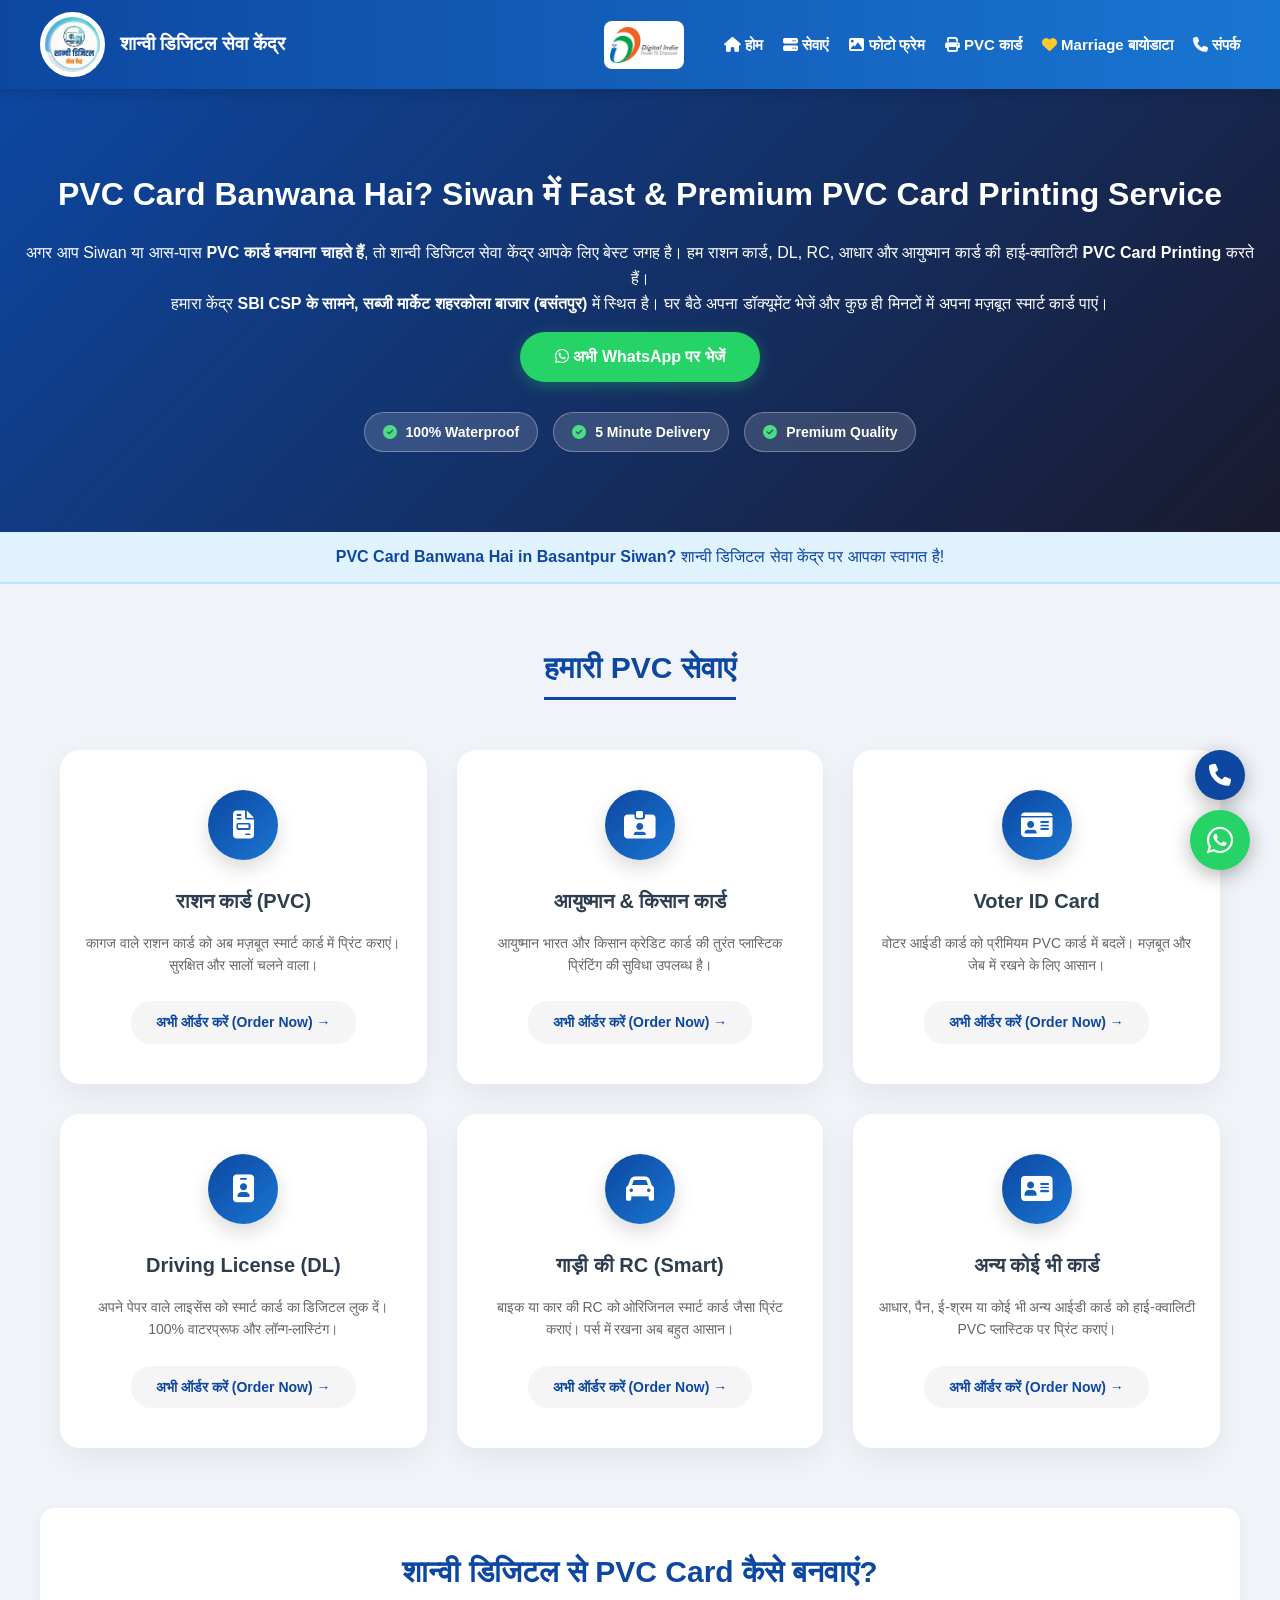
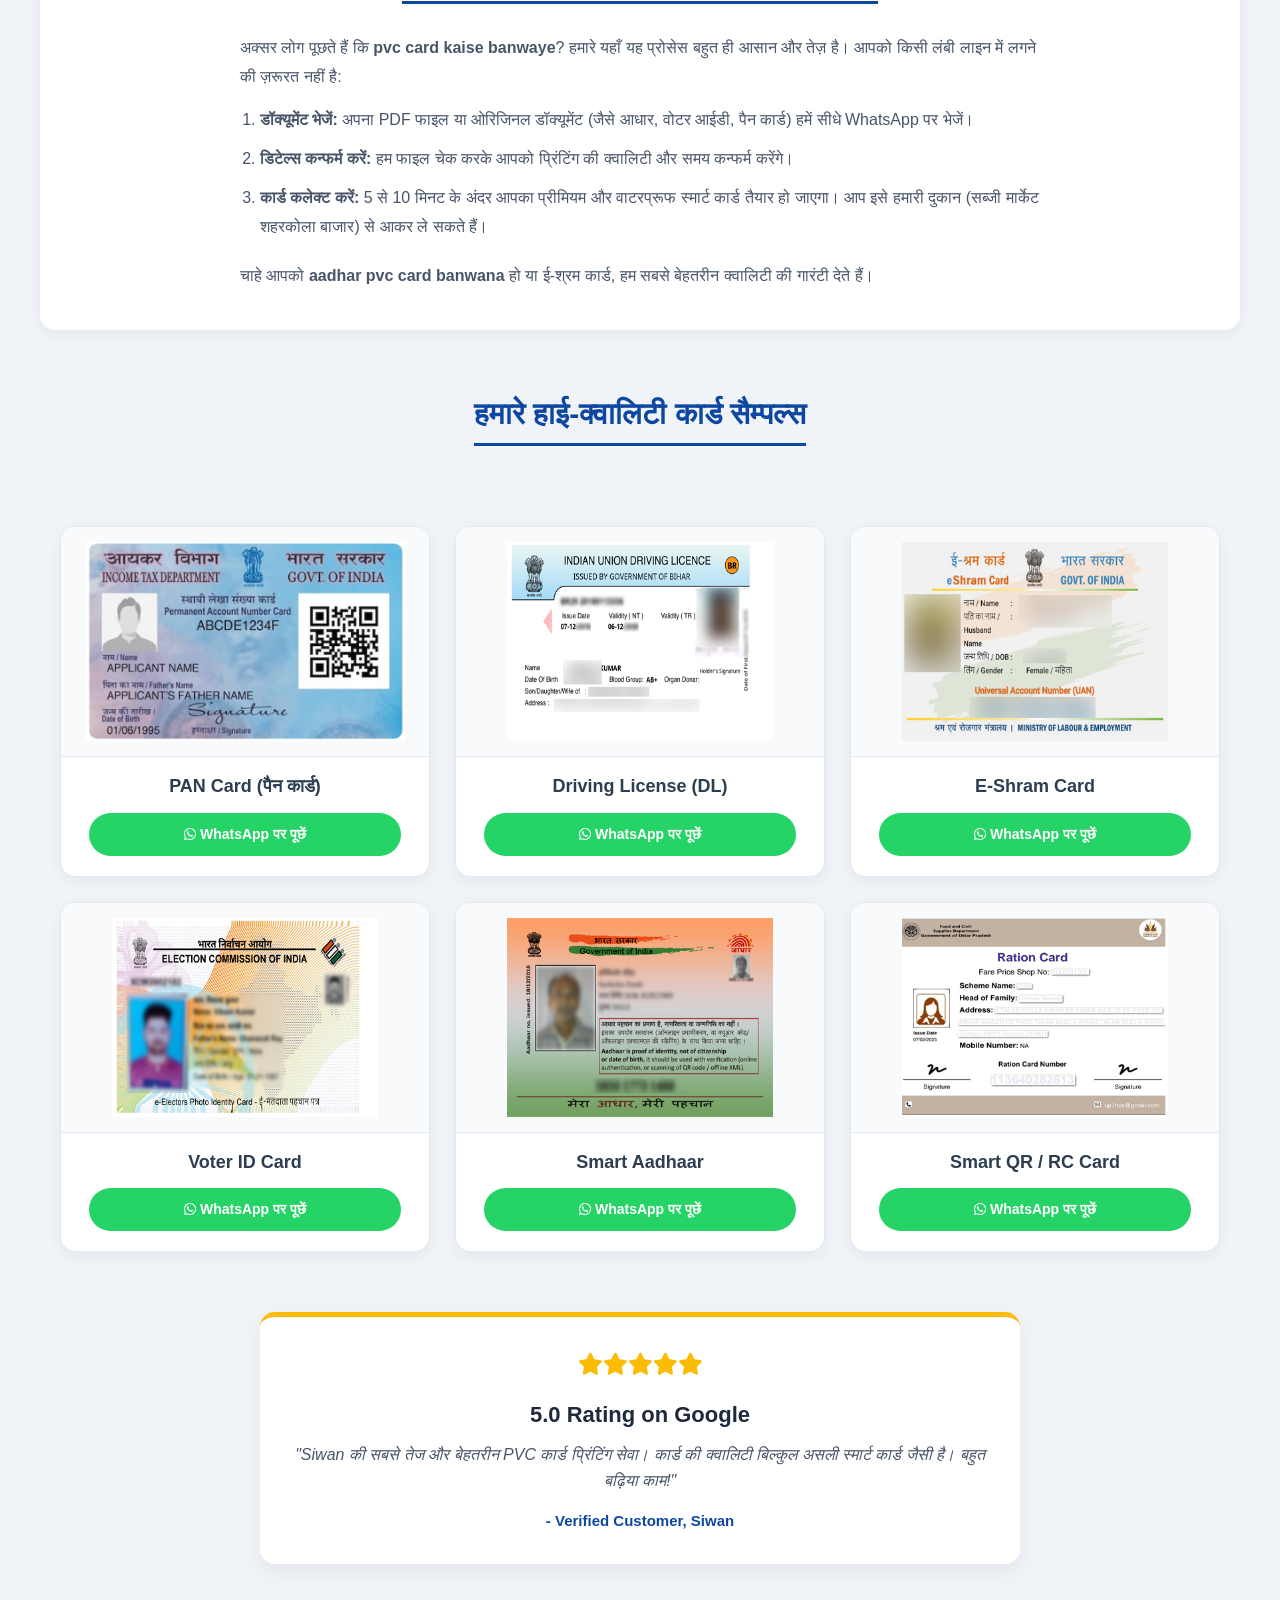
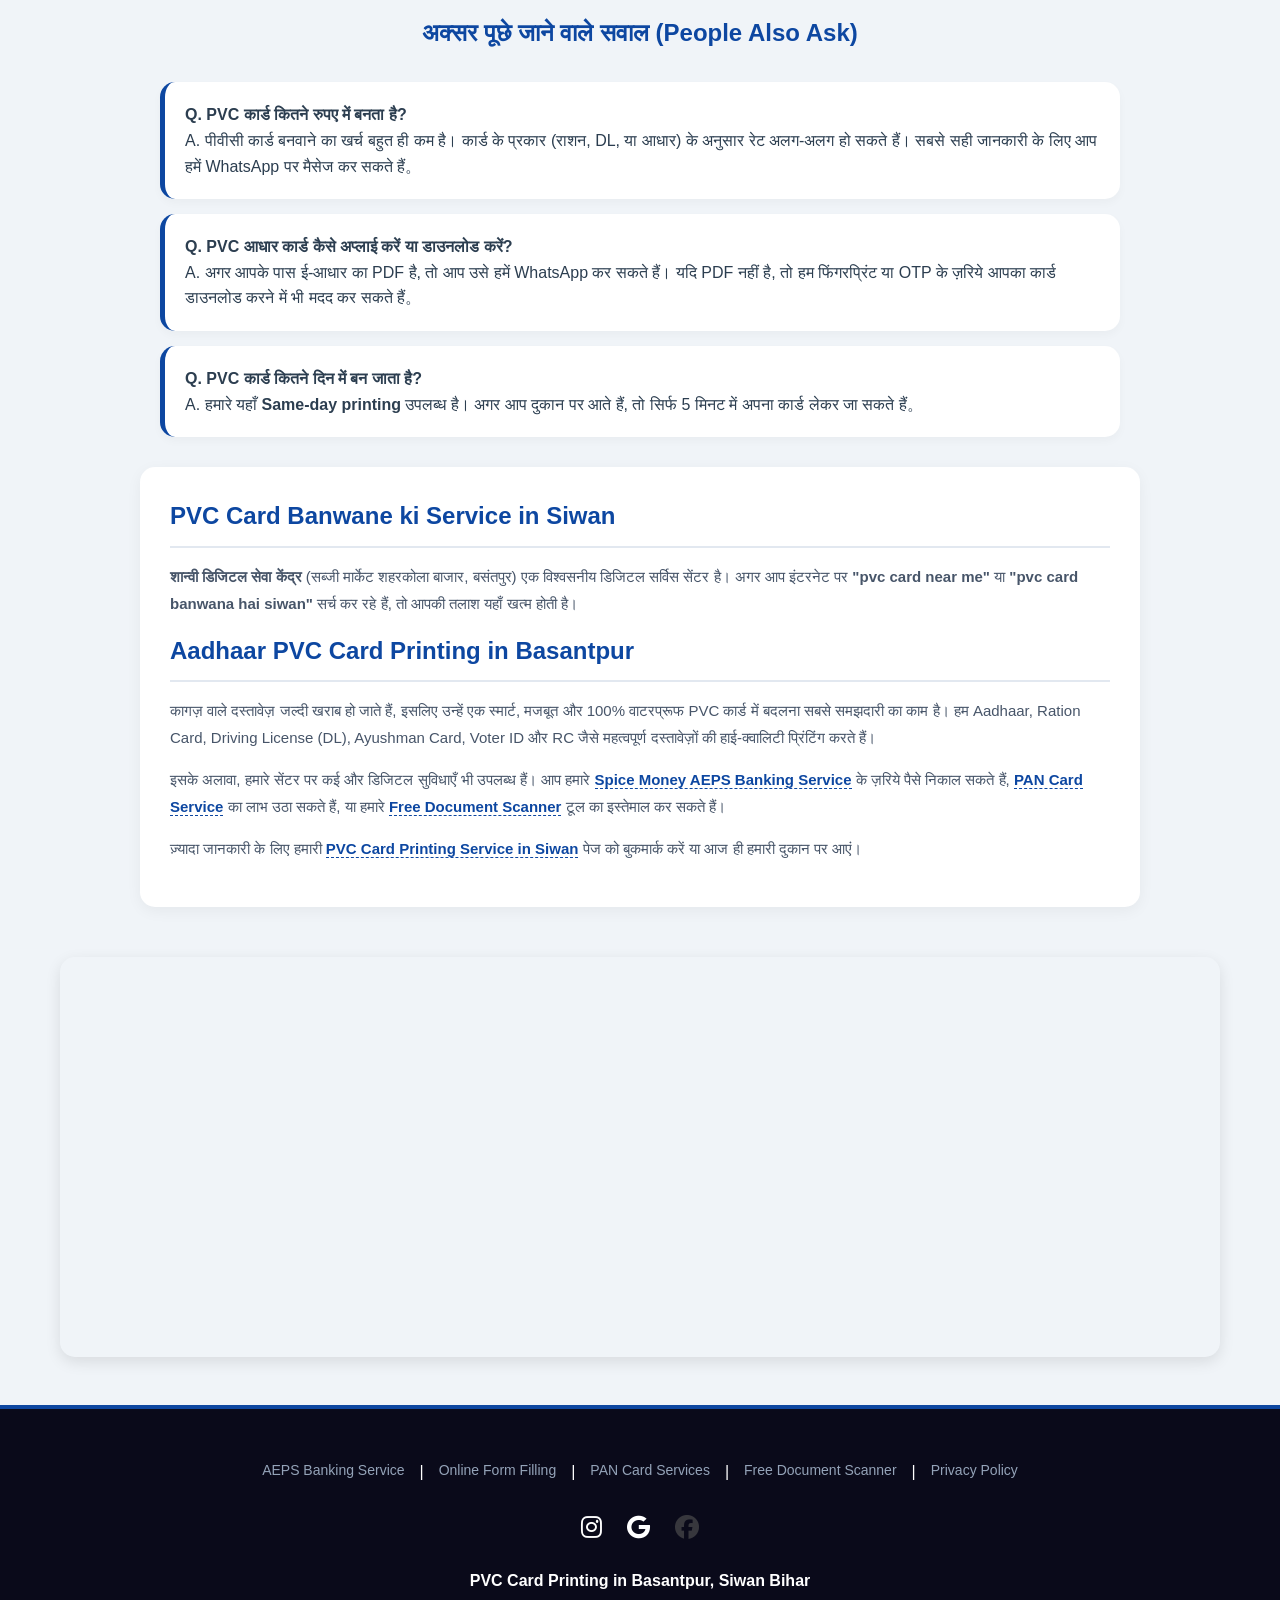
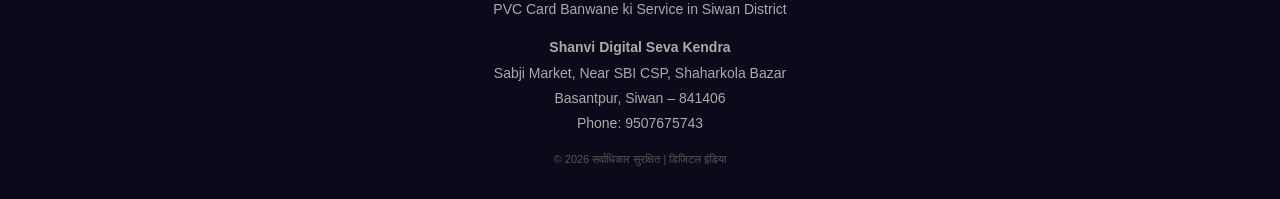
<file: pvc-card-printing-siwan.html>
<!DOCTYPE html>
<html lang="hi-IN">
<head>
    <meta charset="UTF-8">
    <meta name="viewport" content="width=device-width, initial-scale=1.0">
    <meta name="robots" content="index, follow">
    <meta name="theme-color" content="#0d47a1">

    <title>PVC Card Banwana Hai? | PVC Card Printing in Siwan Basantpur | Shanvi Digital</title>
    <meta name="description" content="PVC card banwana hai? Siwan Basantpur में waterproof PVC card printing service. Aadhaar, DL, RC, Voter ID, Ayushman card PVC printing – Shanvi Digital Seva Kendra. Same day service available.">
    <meta property="og:title" content="PVC Card Banwana Hai? | PVC Card Printing in Siwan Basantpur">
    <meta property="og:description" content="Waterproof PVC card printing for Ration Card, DL, RC, Voter ID & Ayushman Card in Siwan. Same-day service available.">
    <meta property="og:type" content="website">
    <meta property="og:url" content="https://shanvidigital.in/pvc-card-printing-siwan">
    <meta property="og:image" content="https://shanvidigital.in/logo.jpg">

    <link rel="icon" href="logo.jpg">
    <link rel="canonical" href="https://shanvidigital.in/pvc-card-printing-siwan">

   <script type="application/ld+json">
{
  "@context": "https://schema.org",
  "@graph": [
    {
      "@type": "LocalBusiness",
      "@id": "https://shanvidigital.in/#localbusiness",
      "name": "Shanvi Digital Seva Kendra",
      "image": "https://shanvidigital.in/logo.jpg",
      "url": "https://shanvidigital.in/",
      "telephone": "+919507675743",
      "priceRange": "₹",
      "address": {
        "@type": "PostalAddress",
        "streetAddress": "Sabji Market, Near SBI CSP, Shaharkola Bazar",
        "addressLocality": "Basantpur",
        "addressRegion": "Bihar",
        "postalCode": "841406",
        "addressCountry": "IN"
      },
      "geo": {
        "@type": "GeoCoordinates",
        "latitude": "26.182935",
        "longitude": "84.613094"
      },
      "openingHoursSpecification": [{
        "@type": "OpeningHoursSpecification",
        "dayOfWeek": [
          "Monday","Tuesday","Wednesday",
          "Thursday","Friday","Saturday","Sunday"
        ],
        "opens": "09:00",
        "closes": "19:00"
      }],
      "aggregateRating": {
        "@type": "AggregateRating",
        "ratingValue": "5.0",
        "reviewCount": "22"
      },
      "sameAs": [
        "https://www.instagram.com/shanvi_digital1/",
        "https://g.page/r/Cdh1pqj8jFmHEBM/"
      ]
    },
    {
      "@type": "Service",
      "serviceType": "PVC Card Printing",
      "provider": {
        "@id": "https://shanvidigital.in/#localbusiness"
      },
      "areaServed": {
        "@type": "AdministrativeArea",
        "name": "Siwan District, Bihar"
      },
      "description": "Premium PVC card printing service in Basantpur, serving customers across Siwan District, Bihar."
    },
    {
      "@type": "FAQPage",
      "mainEntity": [
        {
          "@type": "Question",
          "name": "PVC कार्ड कितने रुपए में बनता है?",
          "acceptedAnswer": {
            "@type": "Answer",
            "text": "पीवीसी कार्ड बनवाने का खर्च बहुत ही कम है। कार्ड के प्रकार (राशन, DL, या आधार) के अनुसार रेट अलग-अलग हो सकते हैं। सबसे सही जानकारी के लिए आप हमें WhatsApp पर मैसेज कर सकते हैं।"
          }
        },
        {
          "@type": "Question",
          "name": "PVC आधार कार्ड कैसे अप्लाई करें या डाउनलोड करें?",
          "acceptedAnswer": {
            "@type": "Answer",
            "text": "अगर आपके पास ई-आधार का PDF है, तो आप उसे हमें WhatsApp कर सकते हैं। यदि PDF नहीं है, तो हम फिंगरप्रिंट या OTP के ज़रिये आपका कार्ड डाउनलोड करने में भी मदद कर सकते हैं।"
          }
        },
        {
          "@type": "Question",
          "name": "PVC कार्ड कितने दिन में बन जाता है?",
          "acceptedAnswer": {
            "@type": "Answer",
            "text": "हमारे यहाँ same-day printing उपलब्ध है। अगर आप दुकान पर आते हैं, तो सिर्फ 5 मिनट में अपना कार्ड लेकर जा सकते हैं।"
          }
        }
      ]
    }
  ]
}
</script>

    <link rel="preconnect" href="https://cdnjs.cloudflare.com">
    <link rel="stylesheet" href="https://cdnjs.cloudflare.com/ajax/libs/font-awesome/6.4.0/css/all.min.css">
    
    <style>
        /* Exact Animations & Variables */
        html { scroll-behavior: smooth; }
        :root {
            --primary-color: #0d47a1; 
            --secondary-color: #1976d2; 
            --bg-light: #f0f4f8; 
            --text-dark: #2c3e50;
        }

        * { margin: 0; padding: 0; box-sizing: border-box; font-family: 'Segoe UI', Tahoma, Geneva, Verdana, sans-serif; }
        body { background-color: var(--bg-light); color: var(--text-dark); line-height: 1.6; }

        #preloader { position: fixed; top: 0; left: 0; width: 100%; height: 100%; background: #ffffff; z-index: 99999; display: flex; align-items: center; justify-content: center; transition: opacity 0.5s ease; }
        .spinner { width: 50px; height: 50px; border: 5px solid #e2e8f0; border-top: 5px solid var(--primary-color); border-radius: 50%; animation: spin 1s linear infinite; }
        @keyframes spin { 0% { transform: rotate(0deg); } 100% { transform: rotate(360deg); } }

        header { background: linear-gradient(90deg, var(--primary-color), var(--secondary-color)); color: white; padding: 12px 40px; display: flex; justify-content: space-between; align-items: center; position: sticky; top: 0; z-index: 1000; box-shadow: 0 4px 15px rgba(0,0,0,0.15); }
        .header-left { display: flex; align-items: center; gap: 15px; }
        .site-logo { height: 65px; width: 65px; border-radius: 50%; border: 2px solid white; background: white; padding: 3px; }
        .di-logo { height: 48px; background: white; padding: 6px; border-radius: 8px; margin-right: 20px; }
        nav ul { list-style: none; display: flex; gap: 20px; }
        nav ul li a { color: white; text-decoration: none; font-size: 15px; font-weight: 600; }
        nav ul li a:hover { color: #ffca28; }

        .hero { background: linear-gradient(135deg, var(--primary-color) 0%, #1a1a2e 100%); color: white; text-align: center; padding: 80px 20px; position: relative; overflow: hidden; }
        .hero::before { content: ''; position: absolute; top: 0; left: 0; right: 0; bottom: 0; background: url('https://www.transparenttextures.com/patterns/cubes.png'); opacity: 0.1; }
        .hero-content { animation: fadeIn 1.5s ease; position: relative; z-index: 1; }
        @keyframes fadeIn { from {opacity: 0; transform: translateY(20px);} to {opacity: 1; transform: translateY(0);} }
        .hero h1 { font-size: 32px; margin-bottom: 20px; font-weight: 800; }
        
        .hero-btn { display: inline-block; background: #25d366; color: white; text-decoration: none; padding: 12px 35px; border-radius: 30px; font-weight: bold; font-size: 16px; margin-top: 15px; transition: 0.3s; box-shadow: 0 4px 15px rgba(37, 211, 102, 0.3); }
        .hero-btn:hover { background: #1da851; transform: translateY(-3px); }

        .trust-badges { margin-top: 30px; display: flex; flex-wrap: wrap; justify-content: center; gap: 15px; }
        .trust-badge-item { background: rgba(255, 255, 255, 0.15); padding: 8px 18px; border-radius: 30px; font-size: 14px; font-weight: 600; border: 1px solid rgba(255,255,255,0.3); }
        .trust-badge-item i { color: #4ade80; margin-right: 5px; }

        section { padding: 60px 20px; text-align: center; max-width: 1200px; margin: 0 auto; }
        .section-title { color: var(--primary-color); font-size: 30px; margin-bottom: 50px; font-weight: 800; border-bottom: 3px solid var(--primary-color); display: inline-block; padding-bottom: 5px; }
        .grid-container { display: grid; grid-template-columns: repeat(3, 1fr); gap: 30px; }
        
        .card { background: white; padding: 40px 25px; border-radius: 20px; box-shadow: 0 10px 30px rgba(0,0,0,0.06); transition: all 0.4s ease; text-align: center; position: relative; overflow: hidden; display: flex; flex-direction: column; align-items: center; }
        .card::before { content: ''; position: absolute; top: 0; left: 0; right: 0; height: 4px; background: linear-gradient(90deg, var(--primary-color), var(--secondary-color)); opacity: 0; transition: opacity 0.4s ease; }
        .card:hover { transform: translateY(-10px); box-shadow: 0 15px 40px rgba(0,0,0,0.12); }
        .card:hover::before { opacity: 1; }
        
        .card-icon { background: linear-gradient(135deg, var(--primary-color), var(--secondary-color)); color: white; width: 70px; height: 70px; border-radius: 50%; display: flex; align-items: center; justify-content: center; font-size: 28px; margin-bottom: 25px; box-shadow: 0 8px 20px rgba(0,0,0,0.15); transition: transform 0.4s ease; }
        .card:hover .card-icon { transform: scale(1.1) rotate(5deg); }
        
        .card h3 { margin-bottom: 15px; color: #2c3e50; font-size: 20px; font-weight: 700; }
        .card p { font-size: 14px; color: #666; margin-bottom: 25px; line-height: 1.6; flex-grow: 1; }
        
        .card-btn { display: inline-block; color: var(--primary-color); text-decoration: none; font-size: 14px; font-weight: bold; padding: 10px 25px; border-radius: 20px; background-color: rgba(0,0,0,0.04); transition: 0.3s; }
        .card-btn:hover { background-color: var(--primary-color); color: white; }

        .visual-gallery { padding: 20px 20px 40px; text-align: center; max-width: 1200px; margin: 0 auto; }
        .gallery-grid { display: grid; grid-template-columns: repeat(auto-fit, minmax(280px, 1fr)); gap: 25px; margin-top: 30px; }
        .g-card { background: white; border-radius: 15px; box-shadow: 0 5px 15px rgba(0,0,0,0.05); overflow: hidden; border: 1px solid #e2e8f0; transition: transform 0.3s; padding-bottom: 20px; }
        .g-card:hover { transform: translateY(-5px); box-shadow: 0 10px 25px rgba(13, 71, 161, 0.15); border-color: var(--primary-color); }
        .g-img-box { width: 100%; height: 230px; background: #f8fafc; padding: 15px; border-bottom: 1px solid #e2e8f0; display: flex; align-items: center; justify-content: center; }
        .g-img-box img { max-width: 100%; max-height: 100%; object-fit: contain; border-radius: 8px; }
        .g-title { font-size: 18px; font-weight: 700; color: var(--text-dark); margin: 15px 0 12px; }
        .btn-wa { display: inline-block; background: #25d366; color: white; text-decoration: none; padding: 10px 20px; border-radius: 25px; font-weight: bold; font-size: 14px; transition: 0.3s; width: 85%; margin: 0 auto; }
        .btn-wa:hover { background: #1da851; transform: scale(1.02); }

        .review-section { max-width: 800px; margin: 20px auto 50px; text-align: center; padding: 0 20px; }
        .review-box { background: white; padding: 30px; border-radius: 15px; box-shadow: 0 8px 25px rgba(0,0,0,0.06); border-top: 5px solid #fbbc05; }
        .stars { color: #fbbc05; font-size: 22px; margin-bottom: 15px; }
        .review-box h3 { font-size: 22px; margin-bottom: 10px; color: #1e293b; font-weight: 800; }
        .review-box p { font-size: 16px; font-style: italic; color: #475569; margin-bottom: 15px; line-height: 1.6; }
        .customer-name { font-weight: bold; color: var(--primary-color); font-size: 15px; }

        .faq-section { max-width: 1000px; margin: 20px auto 30px; text-align: left; padding: 0 20px; }
        .faq-box { background: white; padding: 20px; border-radius: 15px; margin-bottom: 15px; box-shadow: 0 4px 10px rgba(0,0,0,0.03); border-left: 5px solid var(--primary-color); }
        
        .seo-content-box { max-width: 1000px; margin: 0 auto 50px; padding: 30px; background: white; border-radius: 15px; text-align: left; box-shadow: 0 4px 15px rgba(0,0,0,0.05); }
        .seo-content-box h2 { color: var(--primary-color); font-size: 24px; margin-bottom: 15px; border-bottom: 2px solid #e2e8f0; padding-bottom: 10px; }
        .seo-content-box p { color: #475569; line-height: 1.8; margin-bottom: 15px; font-size: 15px; }
        .seo-content-box ul { margin-left: 20px; color: #475569; font-size: 15px; margin-bottom: 15px; }
        .seo-content-box li { margin-bottom: 8px; }
        .seo-link { color: var(--primary-color); text-decoration: none; font-weight: 600; border-bottom: 1px dashed var(--primary-color); }
        .seo-link:hover { color: #1976d2; border-bottom-style: solid; }

        footer { background: #0a0a1a; color: white; padding: 50px 20px 30px; text-align: center; border-top: 4px solid var(--primary-color); }
        .footer-links { margin-bottom: 25px; display: flex; flex-wrap: wrap; justify-content: center; gap: 15px; }
        .footer-links a { color: #94a3b8; text-decoration: none; font-size: 14px; font-weight: 500; transition: color 0.3s; }
        .footer-links a:hover { color: #ffca28; }
        .social-icons { margin-bottom: 20px; display: flex; justify-content: center; gap: 25px; }
        .social-icon { color: white; font-size: 24px; transition: 0.3s; }

        .whatsapp-float { position: fixed; width: 60px; height: 60px; bottom: 30px; right: 30px; background-color: #25d366; color: #FFF; border-radius: 50px; display: flex; align-items: center; justify-content: center; font-size: 30px; box-shadow: 0px 5px 20px rgba(0,0,0,0.3); z-index: 1000; text-decoration: none; animation: bounce 2s infinite; }
        .call-float { position: fixed; width: 50px; height: 50px; bottom: 100px; right: 35px; background-color: var(--primary-color); color: #FFF; border-radius: 50px; display: flex; align-items: center; justify-content: center; font-size: 22px; box-shadow: 0px 5px 20px rgba(0,0,0,0.3); z-index: 1000; text-decoration: none; }
        @keyframes bounce { 0%, 20%, 50%, 80%, 100% {transform: translateY(0);} 40% {transform: translateY(-10px);} 60% {transform: translateY(-5px);} }

        @media (max-width: 992px) { .grid-container { grid-template-columns: repeat(2, 1fr); } }

        /* इसे CSS के बिल्कुल ऊपर रखें (Media Query के बाहर) */
        html, body {
            width: 100%;
            overflow-x: hidden;
            word-wrap: break-word;
        }
        img, iframe, video {
            max-width: 100%;
            height: auto;
        }

        /* ============================= */
        /* 🔥 MOBILE UI IMPROVEMENTS */
        /* ============================= */
        @media (max-width: 768px) {
            header { padding: 18px 15px; flex-direction: column; align-items: center; gap: 10px; }
            .gallery-grid { grid-template-columns: 1fr; }
            .seo-content-box { padding: 20px 15px; }
            .site-logo { height: 55px; width: 55px; }
            header h2 { font-size: 16px !important; }
            nav ul { flex-wrap: wrap; justify-content: center; gap: 12px; }
            nav ul li a { font-size: 13px; }
            .hero { padding: 75px 18px 55px; }
            .hero h1 { font-size: 21px; font-weight: 700; line-height: 1.55; letter-spacing: 0.2px; margin-bottom: 20px; }
            .hero p { font-size: 14px; line-height: 1.8; margin-bottom: 12px; }
            .hero-btn { width: 100%; padding: 14px 0; font-size: 15px; }
            .section-title { font-size: 22px; margin-bottom: 30px; }
            .di-logo { height: 34px; padding: 4px; margin-right: 0; margin-top: 5px; }
            .card { padding: 30px 20px; }
            .card-btn { width: 100%; text-align: center; padding: 12px 0; }
            .grid-container { grid-template-columns: 1fr; }
            .g-title { font-size: 16px; }
            .btn-wa { width: 100%; }
            .review-box h3 { font-size: 18px; }
            .review-box p { font-size: 14px; }
            .seo-content-box h2 { font-size: 20px; }
            .seo-content-box p, .seo-content-box ul { font-size: 14px; }
            .call-float { bottom: 100px; right: 18px; }
            .whatsapp-float { bottom: 30px; right: 18px; }
        }
    </style>
</head>
<body>

    <div id="preloader">
        <div class="spinner"></div>
    </div>

    <header>
        <div class="header-left">
            <img src="logo.jpg" alt="Shanvi Digital Logo" class="site-logo">
            <h2 style="font-size: 19px; margin:0;">शान्वी डिजिटल सेवा केंद्र</h2>
        </div>
        <div class="header-right" style="display: flex; align-items: center; gap: 20px;">
            <img src="627bae578d659819b1108507.png" alt="Digital India" class="di-logo">
            <nav>
            <ul>
                <li><a href="/"><i class="fas fa-home"></i> होम</a></li>
                <li><a href="/#services"><i class="fas fa-server"></i> सेवाएं</a></li>
                <li><a href="/photo-frames-siwan"><i class="fas fa-image"></i> फोटो फ्रेम</a></li>
                <li><a href="pvc-card-printing-siwan"><i class="fas fa-print"></i> PVC कार्ड</a></li>
                <li><a href="/marriage-biodata/"><i class="fas fa-heart" style="color: #ffca28;"></i> Marriage बायोडाटा</a></li>
                <li><a href="/#contact"><i class="fas fa-phone"></i> संपर्क</a></li>
            </ul>
        </nav>
        </div>
    </header>

    <div class="hero">
        <div class="hero-content">
            <h1>PVC Card Banwana Hai? Siwan में Fast & Premium PVC Card Printing Service</h1>
            <p>
                अगर आप Siwan या आस-पास <strong>PVC कार्ड बनवाना चाहते हैं</strong>, तो शान्वी डिजिटल सेवा केंद्र आपके लिए बेस्ट जगह है। हम राशन कार्ड, DL, RC, आधार और आयुष्मान कार्ड की हाई-क्वालिटी <strong>PVC Card Printing</strong> करते हैं।
            </p>
            <p>
                हमारा केंद्र <strong>SBI CSP के सामने, सब्जी मार्केट शहरकोला बाजार (बसंतपुर)</strong> में स्थित है। घर बैठे अपना डॉक्यूमेंट भेजें और कुछ ही मिनटों में अपना मज़बूत स्मार्ट कार्ड पाएं।
            </p>
            <a href="javascript:void(0);" onclick="sendWhatsApp('नमस्ते शान्वी डिजिटल, मुझे PVC कार्ड बनवाना है।')" class="hero-btn"><i class="fab fa-whatsapp"></i> अभी WhatsApp पर भेजें</a>

            <div class="trust-badges">
                <div class="trust-badge-item"><i class="fas fa-check-circle"></i> 100% Waterproof</div>
                <div class="trust-badge-item"><i class="fas fa-check-circle"></i> 5 Minute Delivery</div>
                <div class="trust-badge-item"><i class="fas fa-check-circle"></i> Premium Quality</div>
            </div>
        </div>
    </div>

    <div style="text-align: center; padding: 12px 20px; background-color: #e0f2fe; border-bottom: 2px solid #bae6fd;">
        <p style="margin: 0; color: var(--primary-color); font-size: 16px;">
            <strong>PVC Card Banwana Hai in Basantpur Siwan?</strong> शान्वी डिजिटल सेवा केंद्र पर आपका स्वागत है!
        </p>
    </div>

    <section>
        <h2 class="section-title">हमारी PVC सेवाएं</h2>
        <div class="grid-container">
            <div class="card">
                <div class="card-icon"><i class="fas fa-file-invoice"></i></div>
                <h3>राशन कार्ड (PVC)</h3>
                <p>कागज वाले राशन कार्ड को अब मज़बूत स्मार्ट कार्ड में प्रिंट कराएं। सुरक्षित और सालों चलने वाला।</p>
                <a href="javascript:void(0);" onclick="sendWhatsApp('नमस्ते, मुझे राशन कार्ड PVC में प्रिंट करवाना है।')" class="card-btn">अभी ऑर्डर करें (Order Now) →</a>
            </div>
            <div class="card">
                <div class="card-icon"><i class="fas fa-id-card-alt"></i></div>
                <h3>आयुष्मान & किसान कार्ड</h3>
                <p>आयुष्मान भारत और किसान क्रेडिट कार्ड की तुरंत प्लास्टिक प्रिंटिंग की सुविधा उपलब्ध है।</p>
                <a href="javascript:void(0);" onclick="sendWhatsApp('नमस्ते, मुझे आयुष्मान/किसान कार्ड प्रिंट करवाना है।')" class="card-btn">अभी ऑर्डर करें (Order Now) →</a>
            </div>
            <div class="card">
                <div class="card-icon"><i class="fas fa-id-card"></i></div>
                <h3>Voter ID Card</h3>
                <p>वोटर आईडी कार्ड को प्रीमियम PVC कार्ड में बदलें। मज़बूत और जेब में रखने के लिए आसान।</p>
                <a href="javascript:void(0);" onclick="sendWhatsApp('नमस्ते, मुझे Voter ID PVC में प्रिंट करवाना है।')" class="card-btn">अभी ऑर्डर करें (Order Now) →</a>
            </div>
            <div class="card">
                <div class="card-icon"><i class="fas fa-id-badge"></i></div>
                <h3>Driving License (DL)</h3>
                <p>अपने पेपर वाले लाइसेंस को स्मार्ट कार्ड का डिजिटल लुक दें। 100% वाटरप्रूफ और लॉन्ग-लास्टिंग।</p>
                <a href="javascript:void(0);" onclick="sendWhatsApp('नमस्ते, मुझे DL स्मार्ट कार्ड में प्रिंट करवाना है।')" class="card-btn">अभी ऑर्डर करें (Order Now) →</a>
            </div>
            <div class="card">
                <div class="card-icon"><i class="fas fa-car"></i></div>
                <h3>गाड़ी की RC (Smart)</h3>
                <p>बाइक या कार की RC को ओरिजिनल स्मार्ट कार्ड जैसा प्रिंट कराएं। पर्स में रखना अब बहुत आसान।</p>
                <a href="javascript:void(0);" onclick="sendWhatsApp('नमस्ते, मुझे गाड़ी की RC स्मार्ट कार्ड में प्रिंट करवानी है।')" class="card-btn">अभी ऑर्डर करें (Order Now) →</a>
            </div>
            <div class="card">
                <div class="card-icon"><i class="fas fa-address-card"></i></div>
                <h3>अन्य कोई भी कार्ड</h3>
                <p>आधार, पैन, ई-श्रम या कोई भी अन्य आईडी कार्ड को हाई-क्वालिटी PVC प्लास्टिक पर प्रिंट कराएं।</p>
                <a href="javascript:void(0);" onclick="sendWhatsApp('नमस्ते, मुझे एक कार्ड PVC में प्रिंट करवाना है।')" class="card-btn">अभी ऑर्डर करें (Order Now) →</a>
            </div>
        </div>
    </section>

    <section style="background-color: white; border-radius: 15px; padding: 40px 20px; box-shadow: 0 5px 15px rgba(0,0,0,0.05); margin-bottom: 40px; max-width: 1200px; margin-left: auto; margin-right: auto;">
        <h2 class="section-title" style="margin-bottom: 30px;">शान्वी डिजिटल से PVC Card कैसे बनवाएं?</h2>
        <div style="text-align: left; max-width: 800px; margin: 0 auto; color: #475569; font-size: 16px; line-height: 1.8;">
            <p>अक्सर लोग पूछते हैं कि <strong>pvc card kaise banwaye</strong>? हमारे यहाँ यह प्रोसेस बहुत ही आसान और तेज़ है। आपको किसी लंबी लाइन में लगने की ज़रूरत नहीं है:</p>
            <ol style="margin-left: 20px; margin-top: 15px;">
                <li style="margin-bottom: 10px;"><strong>डॉक्यूमेंट भेजें:</strong> अपना PDF फाइल या ओरिजिनल डॉक्यूमेंट (जैसे आधार, वोटर आईडी, पैन कार्ड) हमें सीधे WhatsApp पर भेजें।</li>
                <li style="margin-bottom: 10px;"><strong>डिटेल्स कन्फर्म करें:</strong> हम फाइल चेक करके आपको प्रिंटिंग की क्वालिटी और समय कन्फर्म करेंगे।</li>
                <li style="margin-bottom: 10px;"><strong>कार्ड कलेक्ट करें:</strong> 5 से 10 मिनट के अंदर आपका प्रीमियम और वाटरप्रूफ स्मार्ट कार्ड तैयार हो जाएगा। आप इसे हमारी दुकान (सब्जी मार्केट शहरकोला बाजार) से आकर ले सकते हैं।</li>
            </ol>
            <p style="margin-top: 20px;">चाहे आपको <strong>aadhar pvc card banwana</strong> हो या ई-श्रम कार्ड, हम सबसे बेहतरीन क्वालिटी की गारंटी देते हैं।</p>
        </div>
    </section>

    <section class="visual-gallery" id="samples">
        <h2 class="section-title">हमारे हाई-क्वालिटी कार्ड सैम्पल्स</h2>
        <div class="gallery-grid">
            
            <div class="g-card">
                <div class="g-img-box"><img src="pan-card-pvc-printing-siwan.jpg" loading="lazy" width="400" height="250" alt="PAN Card PVC Printing Service in Siwan Basantpur"></div>
                <h3 class="g-title">PAN Card (पैन कार्ड)</h3>
                <a href="javascript:void(0);" onclick="sendWhatsApp('नमस्ते, मुझे PAN PVC कार्ड का डिज़ाइन बहुत अच्छा लगा, मुझे इसकी जानकारी चाहिए।')" class="btn-wa">
                    <i class="fab fa-whatsapp"></i> WhatsApp पर पूछें
                </a>
            </div>

            <div class="g-card">
                <div class="g-img-box"><img src="driving-license-pvc-print-siwan.png" loading="lazy" width="400" height="250" alt="Driving License PVC Card Banwana Hai Siwan"></div>
                <h3 class="g-title">Driving License (DL)</h3>
                <a href="javascript:void(0);" onclick="sendWhatsApp('नमस्ते, मुझे Driving License PVC कार्ड की जानकारी चाहिए।')" class="btn-wa">
                    <i class="fab fa-whatsapp"></i> WhatsApp पर पूछें
                </a>
            </div>

            <div class="g-card">
                <div class="g-img-box"><img src="eshram-card-pvc-print-siwan.png" loading="lazy" width="400" height="250" alt="E-Shram PVC Card Printing in Basantpur"></div>
                <h3 class="g-title">E-Shram Card</h3>
                <a href="javascript:void(0);" onclick="sendWhatsApp('नमस्ते, मुझे E-Shram PVC कार्ड की जानकारी चाहिए।')" class="btn-wa">
                    <i class="fab fa-whatsapp"></i> WhatsApp पर पूछें
                </a>
            </div>

            <div class="g-card">
                <div class="g-img-box"><img src="voter-id-pvc-card-siwan.png" loading="lazy" width="400" height="250" alt="Voter ID PVC Card Printing Siwan District"></div>
                <h3 class="g-title">Voter ID Card</h3>
                <a href="javascript:void(0);" onclick="sendWhatsApp('नमस्ते, मुझे Voter ID PVC कार्ड की जानकारी चाहिए।')" class="btn-wa">
                    <i class="fab fa-whatsapp"></i> WhatsApp पर पूछें
                </a>
            </div>

            <div class="g-card">
                <div class="g-img-box"><img src="aadhaar-pvc-card-print-siwan.png" loading="lazy" width="400" height="250" alt="Aadhaar PVC Card Printing Service in Siwan Basantpur"></div>
                <h3 class="g-title">Smart Aadhaar</h3>
                <a href="javascript:void(0);" onclick="sendWhatsApp('नमस्ते, मुझे Smart Aadhaar PVC कार्ड की जानकारी चाहिए।')" class="btn-wa">
                    <i class="fab fa-whatsapp"></i> WhatsApp पर पूछें
                </a>
            </div>

            <div class="g-card">
                <div class="g-img-box"><img src="rc-smart-card-printing-siwan.png" loading="lazy" width="400" height="250" alt="RC Smart Card PVC Printing Near Me Siwan"></div>
                <h3 class="g-title">Smart QR / RC Card</h3>
                <a href="javascript:void(0);" onclick="sendWhatsApp('नमस्ते, मुझे Smart QR / RC PVC कार्ड की जानकारी चाहिए।')" class="btn-wa">
                    <i class="fab fa-whatsapp"></i> WhatsApp पर पूछें
                </a>
            </div>

        </div>
    </section>

    <section class="review-section">
        <div class="review-box">
            <div class="stars">
                <i class="fas fa-star"></i><i class="fas fa-star"></i><i class="fas fa-star"></i><i class="fas fa-star"></i><i class="fas fa-star"></i>
            </div>
            <h3>5.0 Rating on Google</h3>
            <p>"Siwan की सबसे तेज और बेहतरीन PVC कार्ड प्रिंटिंग सेवा। कार्ड की क्वालिटी बिल्कुल असली स्मार्ट कार्ड जैसी है। बहुत बढ़िया काम!"</p>
            <span class="customer-name">- Verified Customer, Siwan</span>
        </div>
    </section>

    <div class="faq-section">
        <h2 style="color: var(--primary-color); margin-bottom: 30px; text-align: center;">अक्सर पूछे जाने वाले सवाल (People Also Ask)</h2>
        
        <div class="faq-box">
            <p><strong>Q. PVC कार्ड कितने रुपए में बनता है?</strong><br>
            A. पीवीसी कार्ड बनवाने का खर्च बहुत ही कम है। कार्ड के प्रकार (राशन, DL, या आधार) के अनुसार रेट अलग-अलग हो सकते हैं। सबसे सही जानकारी के लिए आप हमें WhatsApp पर मैसेज कर सकते हैं。</p>
        </div>
        
        <div class="faq-box">
            <p><strong>Q. PVC आधार कार्ड कैसे अप्लाई करें या डाउनलोड करें?</strong><br>
            A. अगर आपके पास ई-आधार का PDF है, तो आप उसे हमें WhatsApp कर सकते हैं। यदि PDF नहीं है, तो हम फिंगरप्रिंट या OTP के ज़रिये आपका कार्ड डाउनलोड करने में भी मदद कर सकते हैं。</p>
        </div>

        <div class="faq-box">
            <p><strong>Q. PVC कार्ड कितने दिन में बन जाता है?</strong><br>
            A. हमारे यहाँ <strong>Same-day printing</strong> उपलब्ध है। अगर आप दुकान पर आते हैं, तो सिर्फ 5 मिनट में अपना कार्ड लेकर जा सकते हैं。</p>
        </div>
    </div>
    
<div class="seo-content-box">
    <h2>PVC Card Banwane ki Service in Siwan</h2>

    <p>
        <strong>शान्वी डिजिटल सेवा केंद्र</strong> (सब्जी मार्केट शहरकोला बाजार, बसंतपुर) एक विश्वसनीय डिजिटल सर्विस सेंटर है। अगर आप इंटरनेट पर <strong>"pvc card near me"</strong> या <strong>"pvc card banwana hai siwan"</strong> सर्च कर रहे हैं, तो आपकी तलाश यहाँ खत्म होती है। 
    </p>

    <h2>Aadhaar PVC Card Printing in Basantpur</h2>
    <p>
        कागज़ वाले दस्तावेज़ जल्दी खराब हो जाते हैं, इसलिए उन्हें एक स्मार्ट, मजबूत और 100% वाटरप्रूफ PVC कार्ड में बदलना सबसे समझदारी का काम है। हम Aadhaar, Ration Card, Driving License (DL), Ayushman Card, Voter ID और RC जैसे महत्वपूर्ण दस्तावेज़ों की हाई-क्वालिटी प्रिंटिंग करते हैं।
    </p>

    <p>
        इसके अलावा, हमारे सेंटर पर कई और डिजिटल सुविधाएँ भी उपलब्ध हैं। आप हमारे <a href="/#services" class="seo-link">Spice Money AEPS Banking Service</a> के ज़रिये पैसे निकाल सकते हैं, <a href="/#services" class="seo-link">PAN Card Service</a> का लाभ उठा सकते हैं, या हमारे <a href="scanner" class="seo-link">Free Document Scanner</a> टूल का इस्तेमाल कर सकते हैं।
    </p>
    <p style="margin-top: 15px;">
        ज़्यादा जानकारी के लिए हमारी <a href="pvc-card-printing-siwan" class="seo-link">PVC Card Printing Service in Siwan</a> पेज को बुकमार्क करें या आज ही हमारी दुकान पर आएं।
    </p>
</div>

 <div style="max-width: 1200px; margin: 0 auto 40px; padding: 0 20px;">
    <iframe 
        src="https://www.google.com/maps/embed?pb=!1m18!1m12!1m3!1d3580.4223615634783!2d84.61552979999999!3d26.182935500000003!2m3!1f0!2f0!3f0!3m2!1i1024!2i768!4f13.1!3m3!1m2!1s0x3992dd004fe5f4bb%3A0x87598cfca8a675d8!2sShanvi%20Digital%20Seva%20Kendra!5e0!3m2!1sen!2sin!4v1772704966329!5m2!1sen!2sin" 
        width="100%" 
        style="border:0; border-radius: 15px; box-shadow: 0 5px 15px rgba(0,0,0,0.1); height: 400px !important;" 
        allowfullscreen="" 
        loading="lazy" 
        referrerpolicy="no-referrer-when-downgrade">
    </iframe>
</div>

    <footer>
        <div class="footer-links">
            <a href="/#services">AEPS Banking Service</a> |
            <a href="/#services">Online Form Filling</a> |
            <a href="/#services">PAN Card Services</a> |
            <a href="scanner">Free Document Scanner</a> |
            <a href="/privacy-policy">Privacy Policy</a>
        </div>

        <div class="social-icons">
            <a href="https://www.instagram.com/shanvi_digital1/" target="_blank" class="social-icon"><i class="fab fa-instagram"></i></a>
            <a href="https://g.page/r/Cdh1pqj8jFmHEBM/" target="_blank" class="social-icon"><i class="fab fa-google"></i></a>
            <span class="social-icon" style="color:#555; opacity:0.6;"><i class="fab fa-facebook"></i></span>
        </div>
        
        <div style="margin-bottom: 15px;">
            <p style="font-weight: bold; font-size: 16px; margin-bottom: 5px;">PVC Card Printing in Basantpur, Siwan Bihar</p>
            <p style="font-size: 14px; color: #aaa; margin-top: 0;">PVC Card Banwane ki Service in Siwan District</p>
        </div>
        
        <p style="margin-top:10px; font-size:14px; color:#aaa; line-height: 1.8;">
            <strong>Shanvi Digital Seva Kendra</strong><br>
            Sabji Market, Near SBI CSP, Shaharkola Bazar<br>
            Basantpur, Siwan – 841406<br>
            Phone: <a href="tel:+919507675743" style="color:#aaa; text-decoration:none;">9507675743</a>
        </p>
        <p style="margin-top:15px; font-size:11px; color:#555;">© 2026 सर्वाधिकार सुरक्षित | डिजिटल इंडिया</p>
    </footer>

    <a href="tel:+919507675743" class="call-float" aria-label="Call Shanvi Digital Siwan"><i class="fas fa-phone"></i></a>
    <a href="javascript:void(0);" onclick="sendWhatsApp('नमस्ते शान्वी डिजिटल, मुझे PVC कार्ड प्रिंटिंग करवानी है।')" class="whatsapp-float" aria-label="WhatsApp Shanvi Digital Siwan"><i class="fab fa-whatsapp"></i></a>

    <script>
        // Preloader Logic
        window.addEventListener('load', function() {
            const preloader = document.getElementById('preloader');
            preloader.style.opacity = '0';
            setTimeout(() => { preloader.style.display = 'none'; }, 500);
        });

        // WhatsApp Logic
        function sendWhatsApp(message) {
            window.location.href = `https://wa.me/919507675743?text=${encodeURIComponent(message)}`;
        }
    </script>
</body>
</html>
</file>
